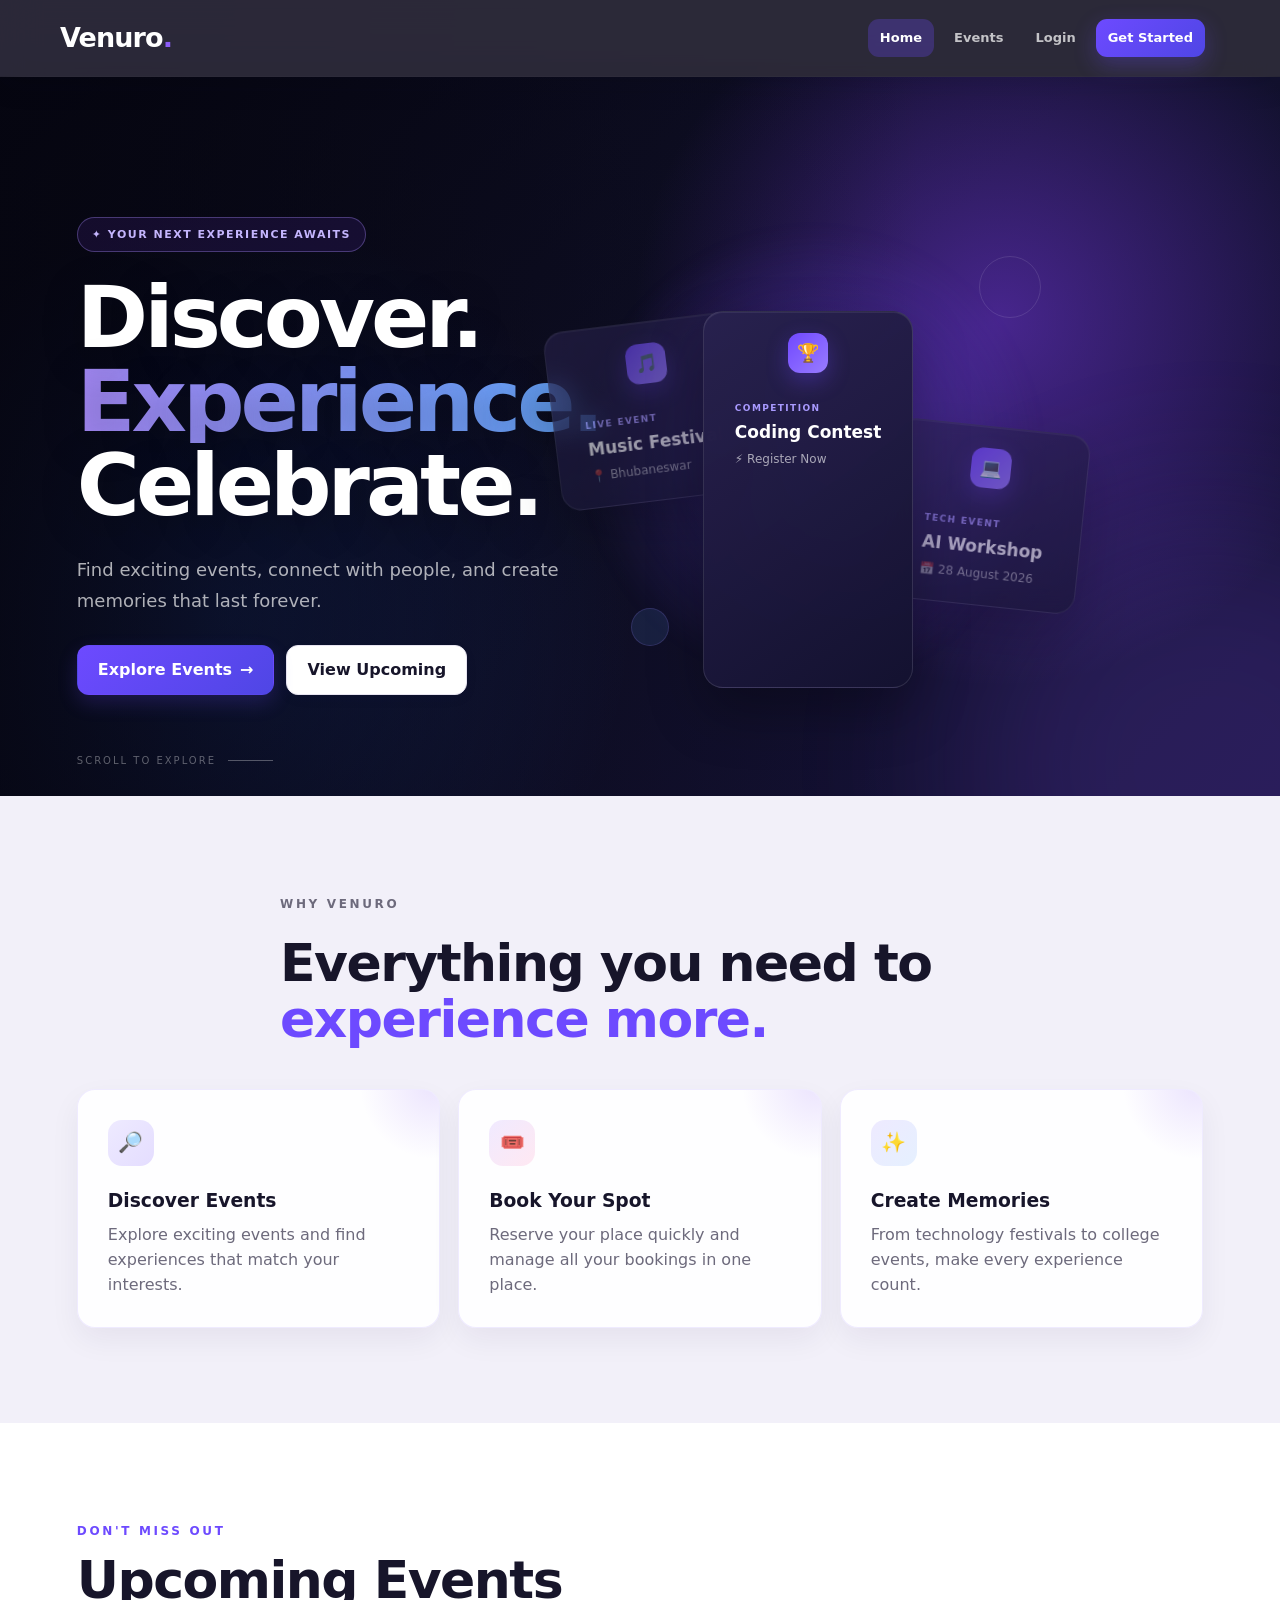
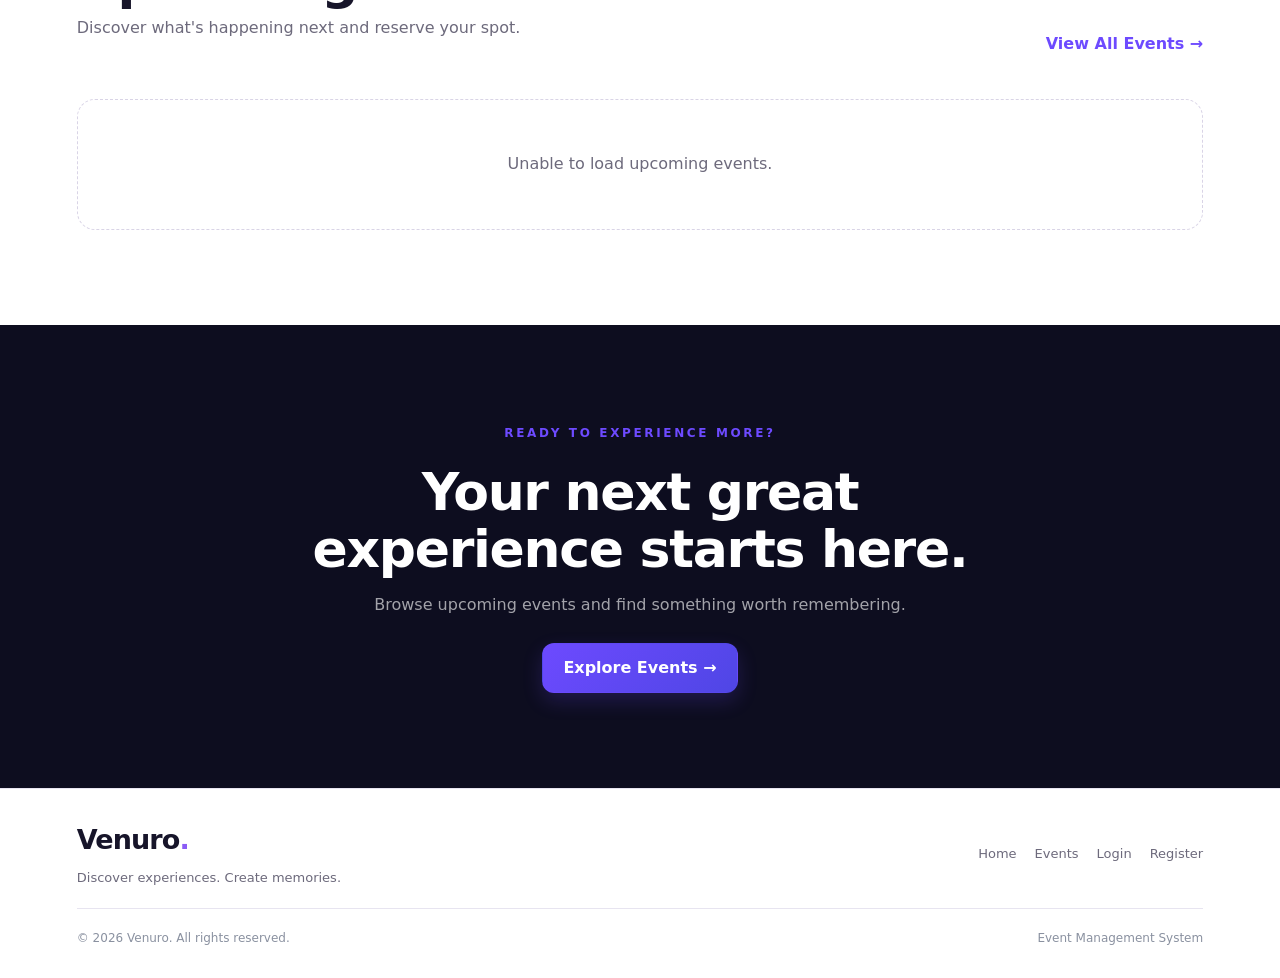
<file: index.html>
<!DOCTYPE html>
<html lang="en">

<head>
    <meta charset="UTF-8">
    <meta name="viewport" content="width=device-width, initial-scale=1.0">

    <title>Venuro | Discover Amazing Events</title>

    <link rel="stylesheet" href="css/style.css">
</head>

<body>

    <!-- ================================
         Navigation
    ================================= -->

    <header class="site-header">

        <nav class="navbar">

            <a href="index.html" class="logo">
                Venuro<span>.</span>
            </a>

            <div class="nav-links">

                <a href="index.html" class="active">
                    Home
                </a>

                <a href="events.html">
                    Events
                </a>

                <a href="login.html">
                    Login
                </a>

                <a href="register.html" class="nav-register">
                    Get Started
                </a>

            </div>

        </nav>

    </header>


<!-- ================================
Hero Section
================================= -->

<main>

<section class="hero-section">

    <div class="hero-overlay"></div>

    <!-- LEFT SIDE -->
    <div class="hero-content">

        <div class="hero-badge">
            ✦ YOUR NEXT EXPERIENCE AWAITS
        </div>

        <h1>
            Discover.
            <span>Experience.</span>
            Celebrate.
        </h1>

        <p>
            Find exciting events, connect with people,
            and create memories that last forever.
        </p>

        <div class="hero-buttons">

            <a href="events.html" class="hero-btn primary-btn">
                Explore Events
                <span>→</span>
            </a>

            <a href="#upcoming-events" class="hero-btn secondary-btn">
                View Upcoming
            </a>

        </div>

    </div>


    <!-- RIGHT SIDE -->
    <div class="hero-visual">

        <div class="visual-glow"></div>

        <div class="event-card card-one">
            <div class="event-icon">🎵</div>

            <div>
                <span class="event-type">LIVE EVENT</span>
                <h3>Music Festival</h3>
                <p>📍 Bhubaneswar</p>
            </div>
        </div>


        <div class="event-card card-two">
            <div class="event-icon">💻</div>

            <div>
                <span class="event-type">TECH EVENT</span>
                <h3>AI Workshop</h3>
                <p>📅 28 August 2026</p>
            </div>
        </div>


        <div class="event-card card-three">
            <div class="event-icon">🏆</div>

            <div>
                <span class="event-type">COMPETITION</span>
                <h3>Coding Contest</h3>
                <p>⚡ Register Now</p>
            </div>
        </div>


        <div class="floating-circle circle-one"></div>
        <div class="floating-circle circle-two"></div>

    </div>


    <div class="hero-scroll">
        <span>SCROLL TO EXPLORE</span>
        <span class="scroll-line"></span>
    </div>

</section>


        <!-- ================================
             Features
        ================================= -->

        <section class="features-section">

            <div class="section-heading">

                <p class="section-label">
                    WHY VENuRO
                </p>

                <h2>
                    Everything you need to
                    <span>experience more.</span>
                </h2>

            </div>


            <div class="features-grid">

                <div class="feature-card">

                    <div class="feature-icon">
                        🔎
                    </div>

                    <h3>Discover Events</h3>

                    <p>
                        Explore exciting events and find
                        experiences that match your interests.
                    </p>

                </div>


                <div class="feature-card">

                    <div class="feature-icon">
                        🎟️
                    </div>

                    <h3>Book Your Spot</h3>

                    <p>
                        Reserve your place quickly and
                        manage all your bookings in one place.
                    </p>

                </div>


                <div class="feature-card">

                    <div class="feature-icon">
                        ✨
                    </div>

                    <h3>Create Memories</h3>

                    <p>
                        From technology festivals to college
                        events, make every experience count.
                    </p>

                </div>

            </div>

        </section>


<!-- Upcoming Events -->
<section class="featured" id="upcoming-events">

    <div class="section-heading">

        <div>
            <span class="section-label">DON'T MISS OUT</span>

            <h2>Upcoming Events</h2>

            <p>
                Discover what's happening next and reserve your spot.
            </p>
        </div>

        <a href="events.html" class="view-all">
            View All Events →
        </a>

    </div>

    <div id="event-container">
        <p>Loading events...</p>
    </div>

</section>


        <!-- ================================
             CTA Section
        ================================= -->

        <section class="cta-section">

            <div class="cta-content">

                <p class="section-label">
                    READY TO EXPERIENCE MORE?
                </p>

                <h2>
                    Your next great experience
                    starts here.
                </h2>

                <p>
                    Browse upcoming events and find
                    something worth remembering.
                </p>

                <a href="events.html" class="hero-btn primary-btn">
                    Explore Events →
                </a>

            </div>

        </section>

    </main>


    <!-- ================================
         Footer
    ================================= -->

    <footer class="site-footer">

        <div class="footer-content">

            <div class="footer-brand">

                <a href="index.html" class="logo">
                    Venuro<span>.</span>
                </a>

                <p>
                    Discover experiences.
                    Create memories.
                </p>

            </div>


            <div class="footer-links">

                <a href="index.html">Home</a>

                <a href="events.html">Events</a>

                <a href="login.html">Login</a>

                <a href="register.html">Register</a>

            </div>

        </div>


        <div class="footer-bottom">

            <p>
                © 2026 Venuro. All rights reserved.
            </p>

            <p>
                Event Management System
            </p>

        </div>

    </footer>


    <script src="js/app.js"></script>
    <script src="js/nav.js"></script>
    <script src="js/home.js"></script>

</body>

</html>
</file>
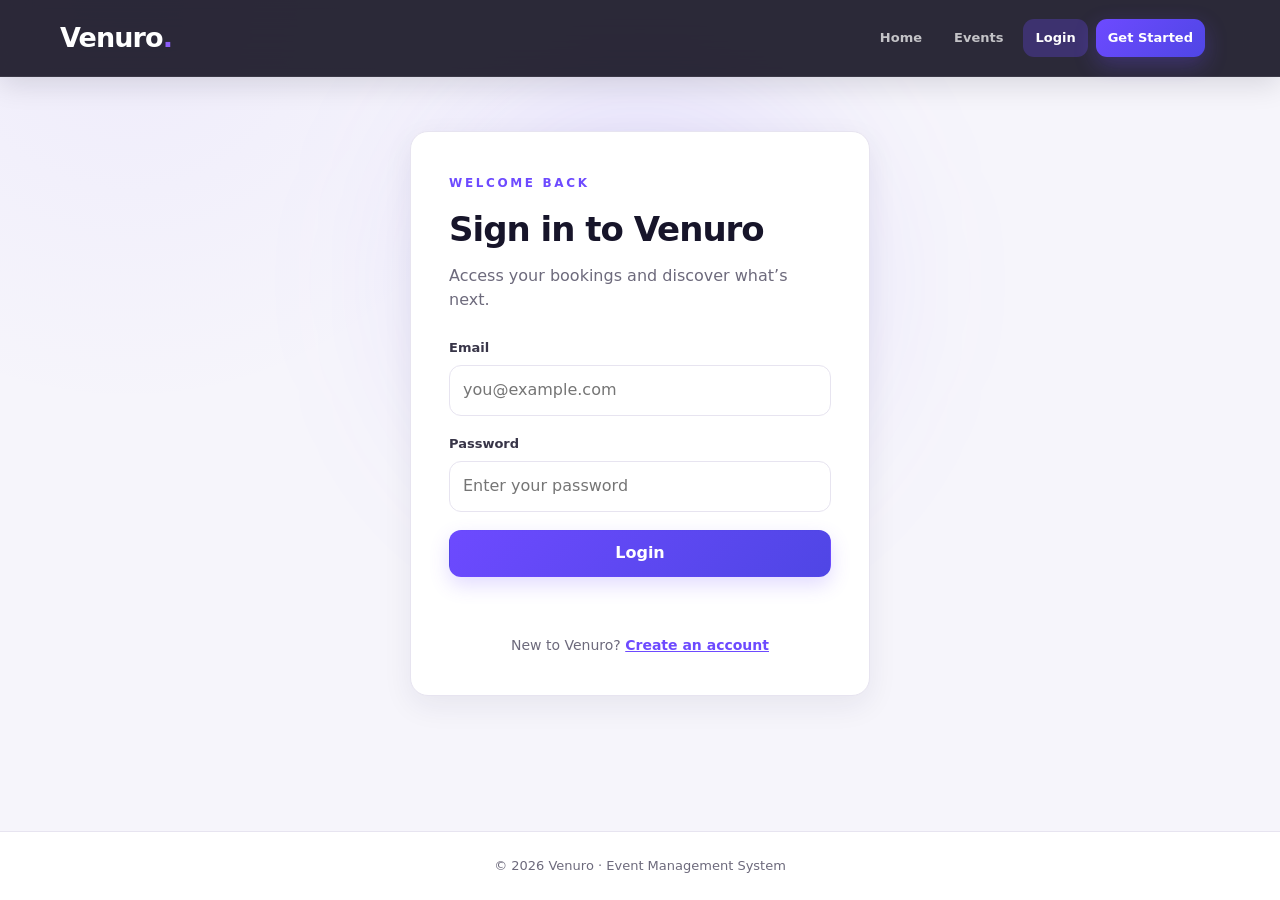
<file: admin-bookings.html>
<!DOCTYPE html>
<html lang="en">
<head>
    <meta charset="UTF-8">
    <meta name="viewport" content="width=device-width, initial-scale=1.0">
    <title>Manage Bookings | Venuro</title>
    <link rel="stylesheet" href="css/style.css">
</head>

<body>

<header class="site-header">
    <nav class="navbar">
        <a href="admin-dashboard.html" class="logo">
            Venuro<span>.</span>
        </a>

        <div class="nav-links"></div>
    </nav>
</header>

<main class="container">

    <div class="page-header">
        <div>
            <span class="section-label">ADMINISTRATION</span>
            <h1>Manage bookings</h1>
            <p class="page-subtitle">
                Review reservations and update their status.
            </p>
        </div>
    </div>

    <div id="bookings-container">
        <div class="loading-state">Loading bookings...</div>
    </div>

</main>

<footer>
    © 2026 Venuro · Administration
</footer>

<script src="js/app.js"></script>
<script src="js/nav.js"></script>
<script src="js/admin-bookings.js"></script>

</body>
</html>
</file>
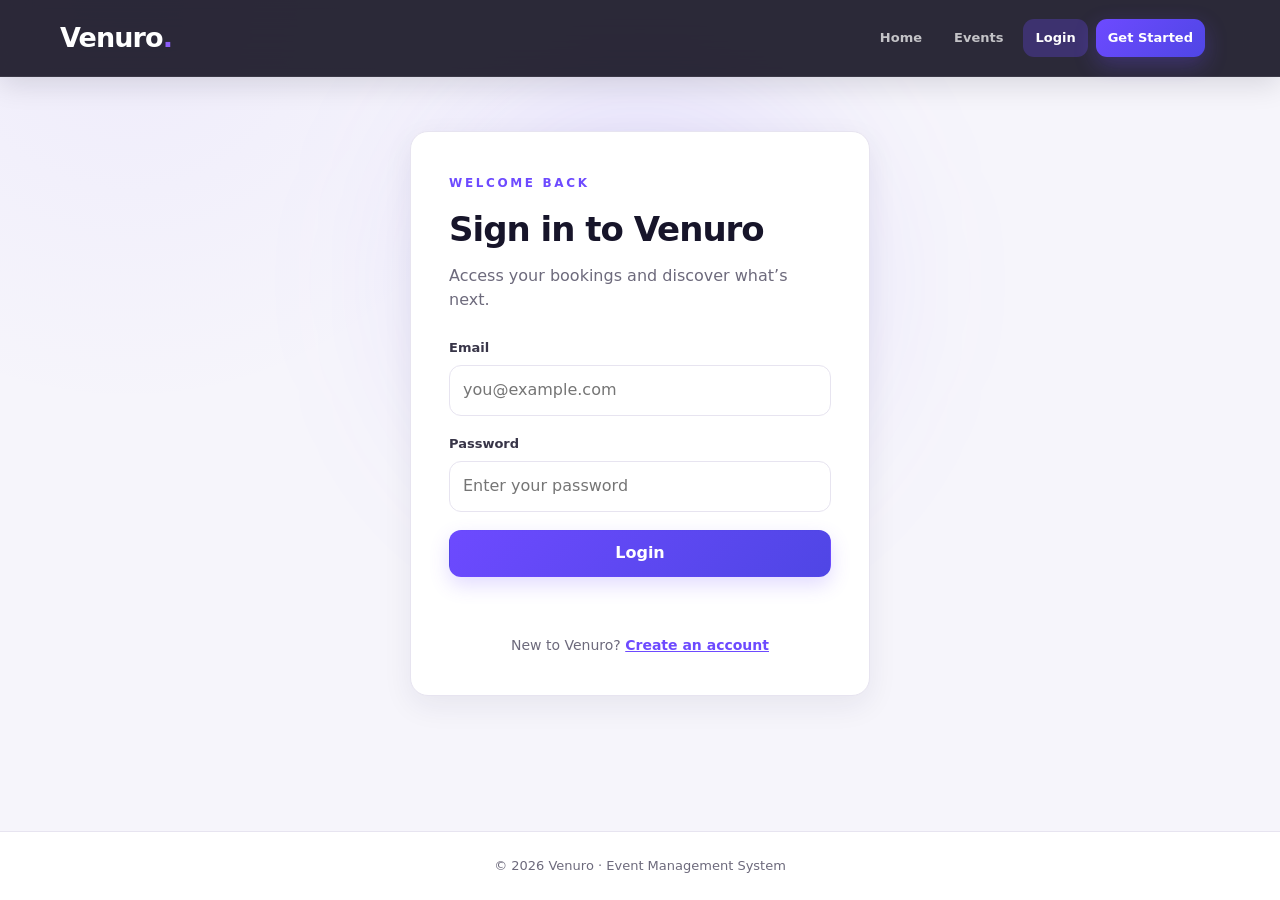
<file: admin-categories.html>
<!DOCTYPE html>
<html lang="en"><head>
<meta charset="UTF-8"><meta name="viewport" content="width=device-width, initial-scale=1.0">
<title>Manage Categories | Venuro</title><link rel="stylesheet" href="css/style.css">
</head><body>
<header class="site-header"><nav class="navbar"><a href="admin-dashboard.html" class="logo">Venuro<span>.</span></a><div class="nav-links"></div></nav></header>
<main class="container">

    <div class="category-page-header">
        <span class="section-label">ADMINISTRATION</span>
        <h1>Manage categories</h1>
        <p class="page-subtitle">Create and organize the categories used by events.</p>
    </div>
<section class="category-form-section"><h2>Add category</h2><form id="categoryForm"><div class="form-grid"><div class="field"><label for="categoryName">Category name</label><input type="text" id="categoryName" placeholder="e.g. Technology" required></div><div class="field"><label for="categoryDescription">Description</label><input type="text" id="categoryDescription" placeholder="Short description"></div></div><button type="submit">Add category</button></form></section>
<section class="existing-categories-section">
    <h2>Existing categories</h2>
    <div id="categories-container" class="categories-grid">
        <div class="loading-state">Loading categories...</div>
    </div>
</section>
</main><footer>© 2026 Venuro · Administration</footer>
<script src="js/app.js"></script><script src="js/nav.js"></script><script src="js/admin-categories.js"></script>
</body></html>
</file>
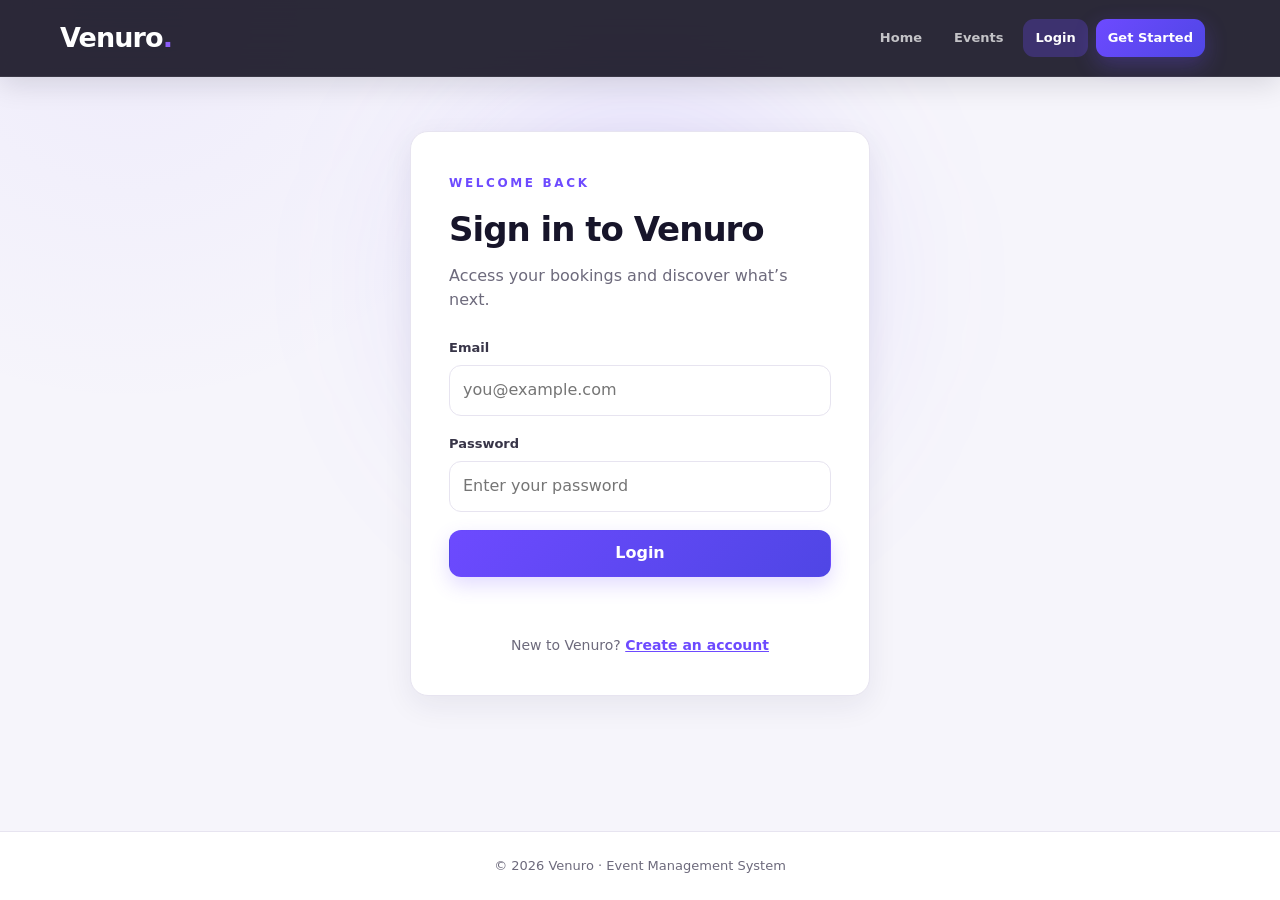
<file: admin-dashboard.html>
<!DOCTYPE html>
<html lang="en"><head>
<meta charset="UTF-8"><meta name="viewport" content="width=device-width, initial-scale=1.0">
<title>Admin Dashboard | Venuro</title><link rel="stylesheet" href="css/style.css">
</head><body>
<header class="site-header"><nav class="navbar"><a href="admin-dashboard.html" class="logo">Venuro<span>.</span></a><div class="nav-links"></div></nav></header>
<main class="admin-page">
<div class="admin-header"><div><span class="section-label">ADMINISTRATION</span><h1>Dashboard</h1><p>Monitor the platform and jump into management tools.</p></div></div>
<section class="admin-stats">
    <div class="stat-card">
        <h3>Total events</h3>
        <p id="total-events">—</p>
    </div>

    <div class="stat-card">
        <h3>Total bookings</h3>
        <p id="total-bookings">—</p>
    </div>

    <div class="stat-card">
        <h3>Pending bookings</h3>
        <p id="pending-bookings">—</p>
    </div>
</section>
<section class="admin-actions"><h2>Management</h2><div class="admin-grid">
<a href="admin-events.html" class="admin-card"><h3>📅 Manage events</h3><p>Create, edit and remove events.</p></a>
<a href="admin-bookings.html" class="admin-card"><h3>🎟️ Manage bookings</h3><p>Review, approve and reject reservations.</p></a>
<a href="admin-users.html" class="admin-card"><h3>👥 Manage users</h3><p>Review registered user accounts.</p></a>
<a href="admin-categories.html" class="admin-card"><h3>🏷️ Categories</h3><p>Keep the event taxonomy organized.</p></a>
</div></section>
</main><footer>© 2026 Venuro · Administration</footer>
<script src="js/app.js"></script><script src="js/nav.js"></script><script src="js/admin-dashboard.js"></script>
</body></html>
</file>
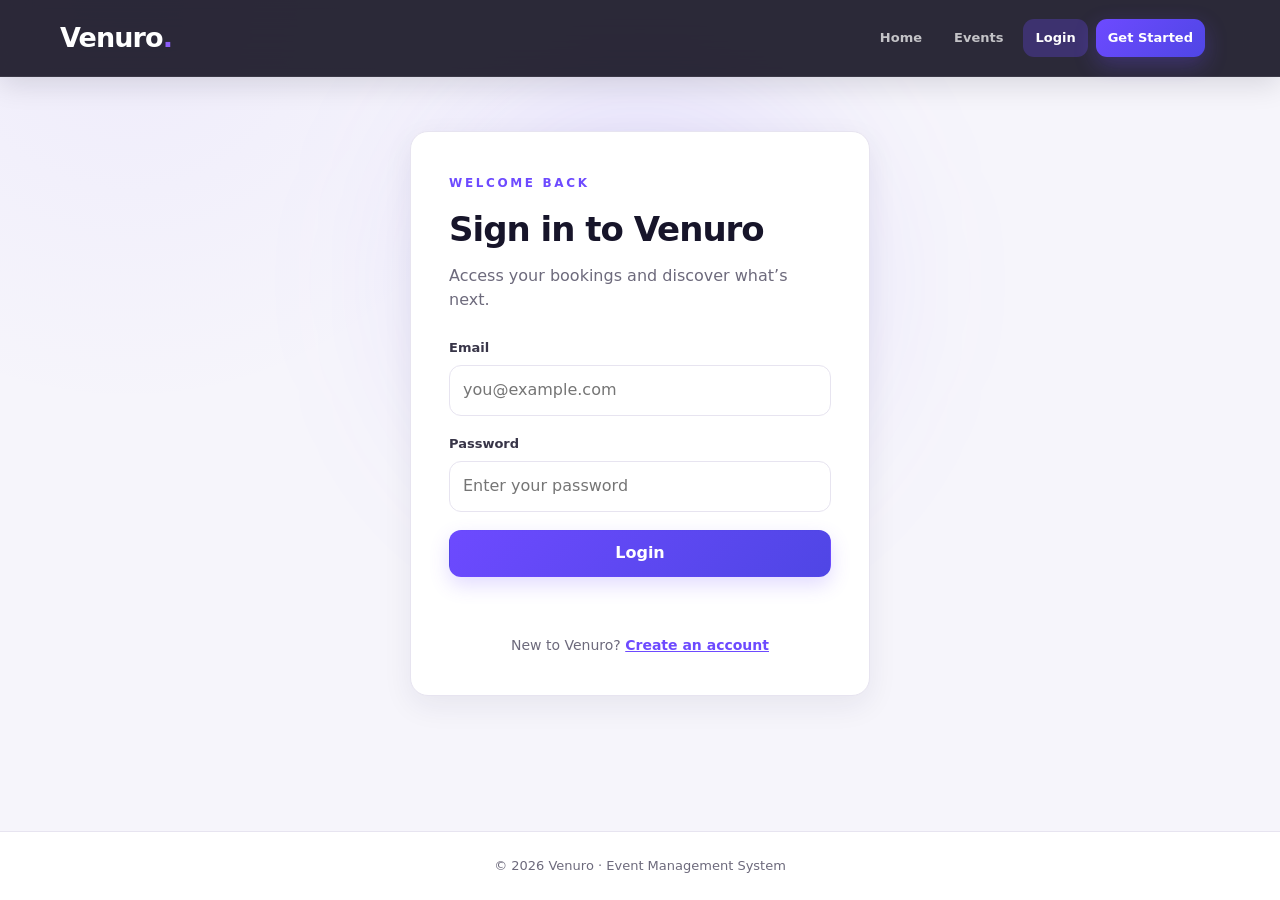
<file: admin-events.html>
<!DOCTYPE html>
<html lang="en"><head>
<meta charset="UTF-8"><meta name="viewport" content="width=device-width, initial-scale=1.0">
<title>Manage Events | Venuro</title><link rel="stylesheet" href="css/style.css">
</head><body>
<header class="site-header"><nav class="navbar"><a href="admin-dashboard.html" class="logo">Venuro<span>.</span></a><div class="nav-links"></div></nav></header>
<main class="container">
<div class="page-header"><div><span class="section-label">ADMINISTRATION</span><h1>Manage events</h1><p class="page-subtitle">Create and maintain the events visible to users.</p></div><button type="button" id="add-event-btn">+ Add event</button></div>
<section id="event-form-section" class="form-section" hidden>
<h2 id="form-title">Add event</h2>
<form id="event-form"><input type="hidden" id="event-id">
<div class="form-grid">
<div class="field"><label for="title">Event title</label><input type="text" id="title" placeholder="Enter event title" required></div>
<div class="field"><label for="date">Date</label><input type="date" id="date" required></div>
<div class="field"><label for="time">Time</label><input type="time" id="time"></div>
<div class="field"><label for="location">Location</label><input type="text" id="location" placeholder="Venue or location" required></div>
<div class="field"><label for="category">Category</label><select id="category"><option value="">Select category</option></select></div>
<div class="field"><label for="capacity">Capacity</label><input type="number" id="capacity" min="1" placeholder="e.g. 100" required></div>
<div class="field">
    <label for="price">Price (₹)</label>
    <input type="number" id="price" min="0" step="0.01" placeholder="e.g. 499" required>
</div>
<div class="field field-full"><label for="image">Image URL <span style="font-weight:500;color:#687083">(optional)</span></label><input type="url" id="image" placeholder="https://..."></div>
<div class="field field-full"><label for="description">Description</label><textarea id="description" placeholder="Describe the event" required></textarea></div>
</div>
<div class="form-buttons"><button type="submit">Save event</button><button type="button" id="cancel-event-btn">Cancel</button></div>
</form></section>
<section><div class="page-header"><div><h2>All events</h2><p class="page-subtitle">Existing events and their current details.</p></div></div><div id="events-container"><div class="loading-state">Loading events...</div></div></section>
</main><footer>© 2026 Venuro · Administration</footer>
<script src="js/app.js"></script><script src="js/nav.js"></script><script src="js/admin-events.js"></script>
</body></html>
</file>
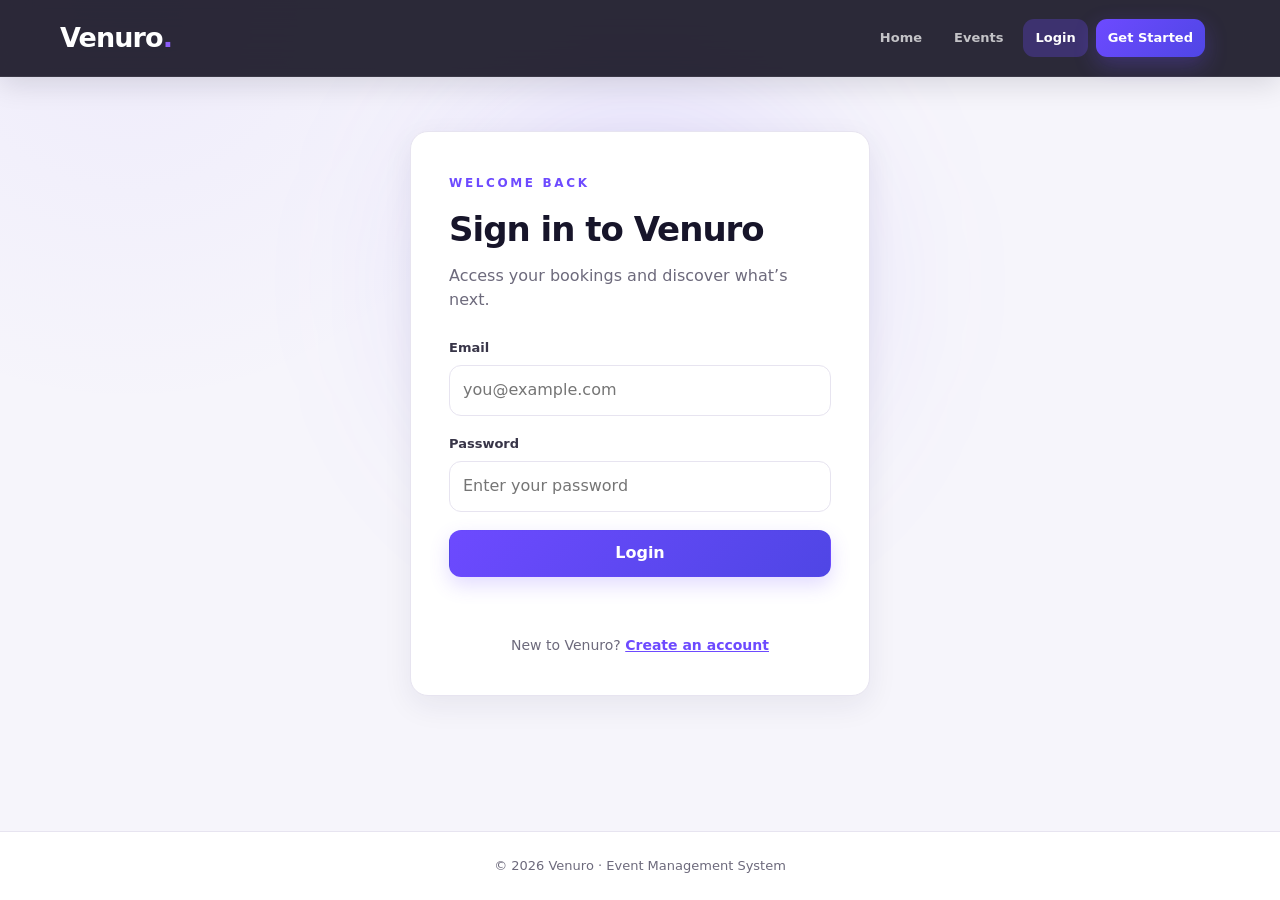
<file: admin-users.html>
<!DOCTYPE html>
<html lang="en"><head>
<meta charset="UTF-8"><meta name="viewport" content="width=device-width, initial-scale=1.0">
<title>Manage Users | Venuro</title><link rel="stylesheet" href="css/style.css">
</head><body class="admin-users-page"></body>
<header><nav class="navbar"><a href="admin-dashboard.html" class="logo">Venuro<span>.</span></a><div class="nav-links"></div></nav></header>
<main class="container"><span class="section-label">ADMINISTRATION</span><h1>Manage users</h1><p class="page-subtitle">Review registered accounts and their roles.</p>
<div id="users-container" class="users-grid"><div class="loading-state">Loading users...</div></div></main>
<footer>© 2026 Venuro · Administration</footer>
<script src="js/app.js"></script><script src="js/nav.js"></script><script src="js/admin-users.js"></script>
</body></html>
</file>
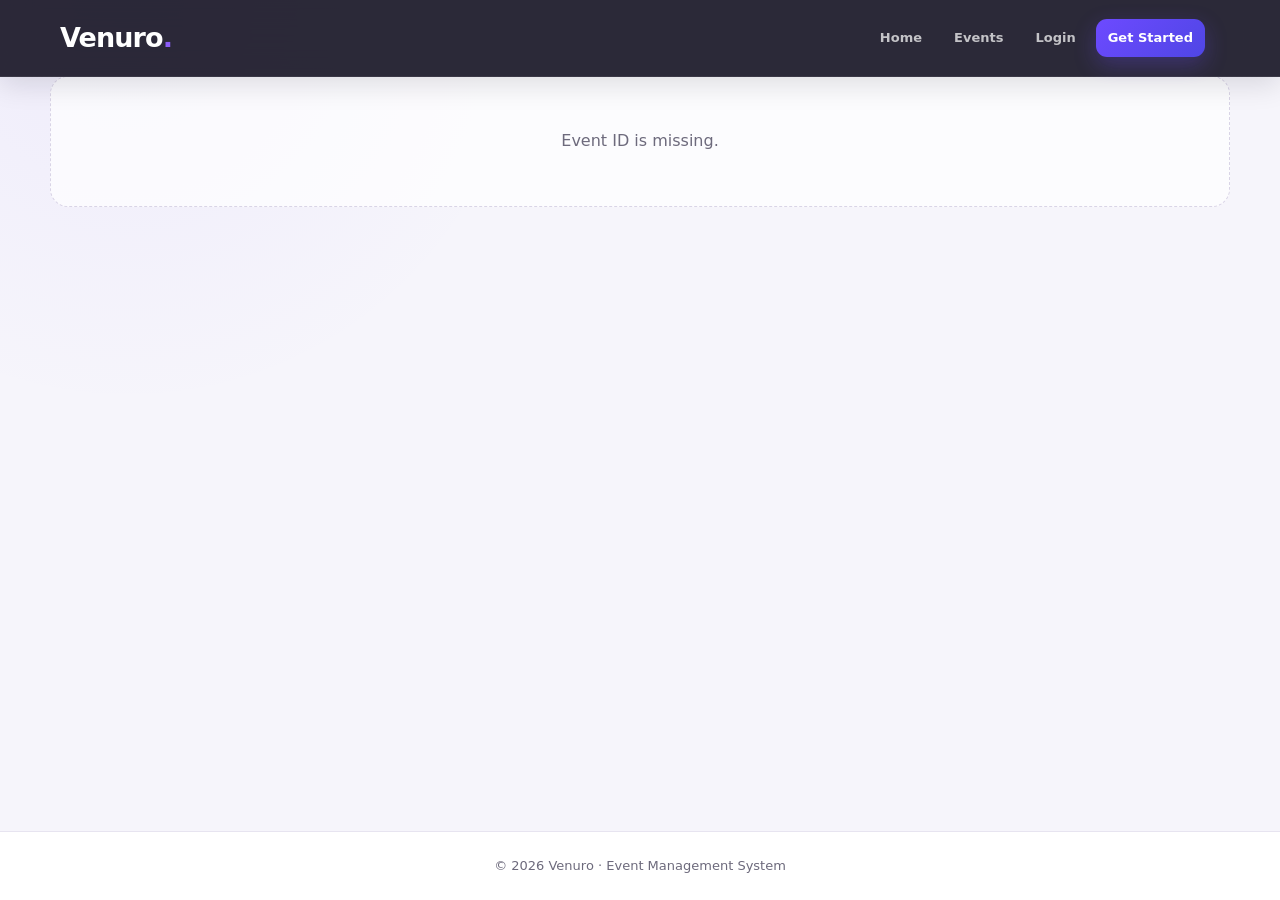
<file: event-details.html>
<!DOCTYPE html>
<html lang="en"><head>
<meta charset="UTF-8"><meta name="viewport" content="width=device-width, initial-scale=1.0">
<title>Event Details | Venuro</title><link rel="stylesheet" href="css/style.css">
</head><body>
<header class="site-header"><nav class="navbar"><a href="index.html" class="logo">Venuro<span>.</span></a><div class="nav-links"></div></nav></header>
<main class="event-details-page"><div id="event-details"><div class="loading-state">Loading event...</div></div></main>
<footer>© 2026 Venuro · Event Management System</footer>
<script src="js/app.js"></script><script src="js/nav.js"></script><script src="js/event-details.js"></script>
</body></html>
</file>
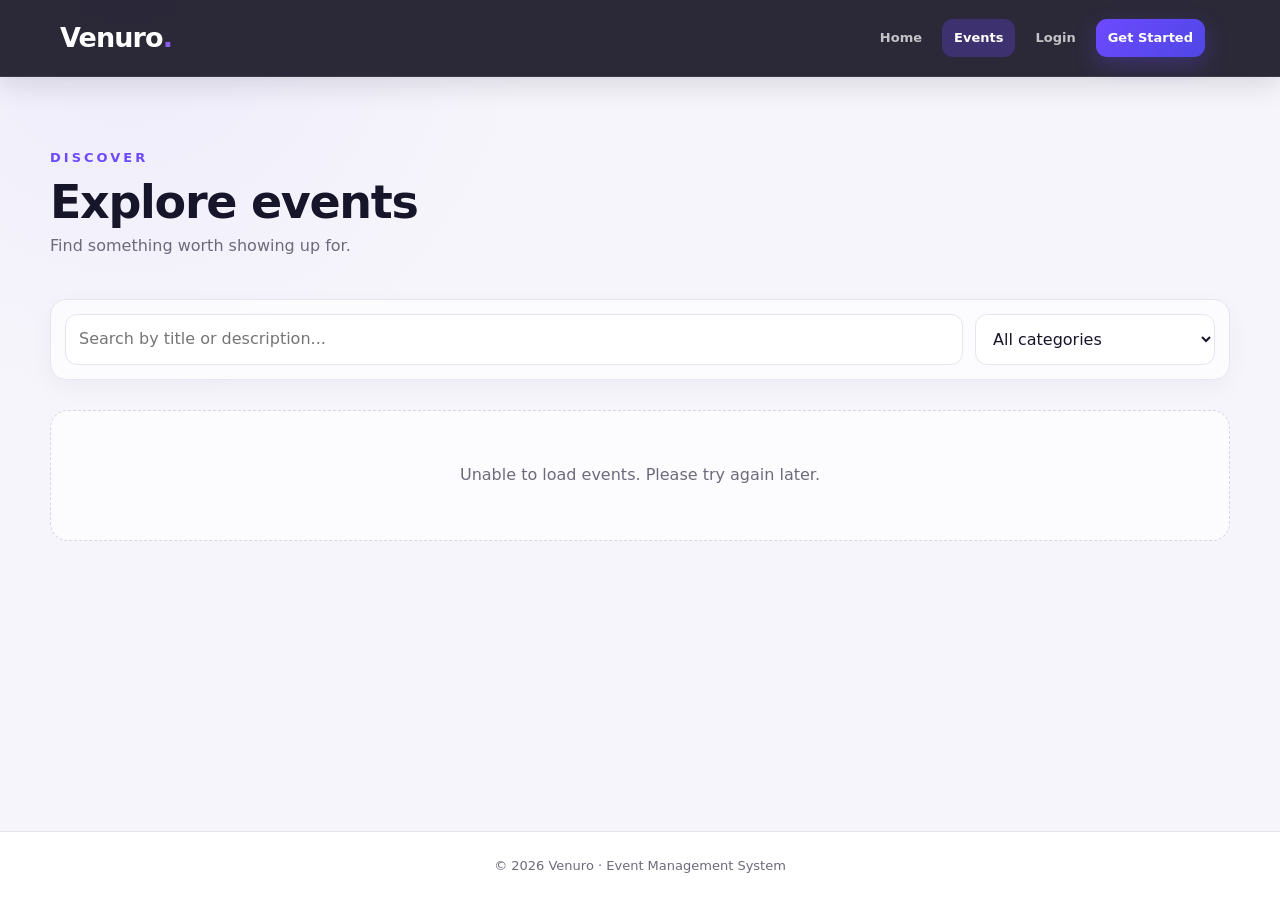
<file: events.html>
<!DOCTYPE html>
<html lang="en">
<head>
    <meta charset="UTF-8"><meta name="viewport" content="width=device-width, initial-scale=1.0">
    <title>Events | Venuro</title><link rel="stylesheet" href="css/style.css">
</head>
<body>
<header class="site-header"><nav class="navbar">
    <a href="index.html" class="logo">Venuro<span>.</span></a>
    <div class="nav-links"></div>
</nav></header>
<main class="events-page">
    <div class="page-header"><div><span class="section-label">DISCOVER</span><h1>Explore events</h1><p class="page-subtitle">Find something worth showing up for.</p></div></div>
    <div class="event-filters">
        <input type="search" id="searchInput" placeholder="Search by title or description..." aria-label="Search events">
        <select id="categoryFilter" aria-label="Filter by category"><option value="">All categories</option></select>
    </div>
    <div id="events-container"><div class="loading-state">Loading events...</div></div>
</main>
<footer>© 2026 Venuro · Event Management System</footer>
<script src="js/app.js"></script><script src="js/nav.js"></script><script src="js/events.js"></script>
</body></html>
</file>
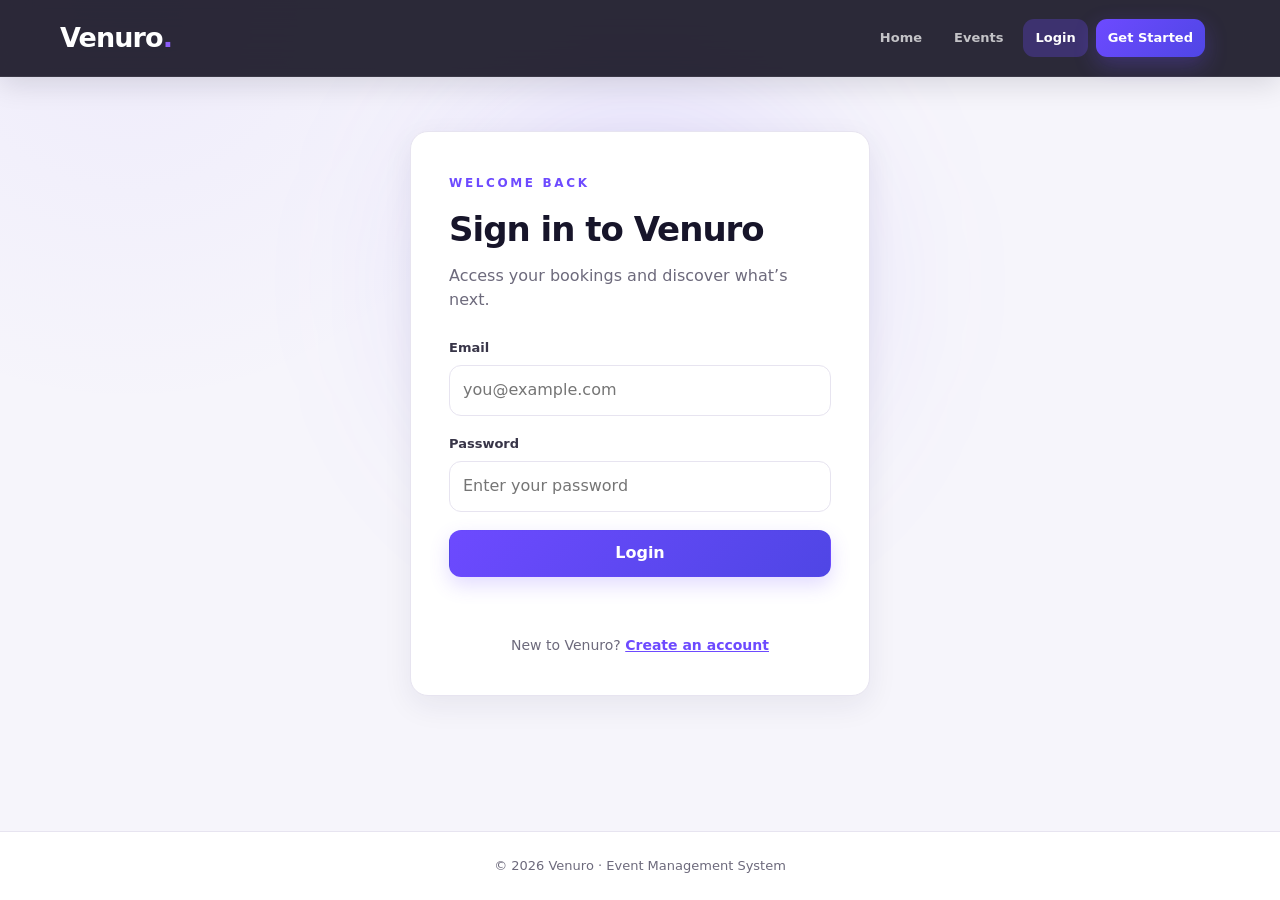
<file: login.html>
<!DOCTYPE html>
<html lang="en"><head>
<meta charset="UTF-8"><meta name="viewport" content="width=device-width, initial-scale=1.0">
<title>Login | Venuro</title><link rel="stylesheet" href="css/style.css">
</head><body>
<header class="site-header"><nav class="navbar"><a href="index.html" class="logo">Venuro<span>.</span></a><div class="nav-links"></div></nav></header>
<main class="auth-page"><section class="auth-card" aria-labelledby="login-title">
<span class="section-label">WELCOME BACK</span><h1 id="login-title">Sign in to Venuro</h1><p>Access your bookings and discover what’s next.</p>
<form id="login-form"><div class="field"><label for="email">Email</label><input type="email" id="email" autocomplete="email" placeholder="you@example.com" required></div>
<div class="field"><label for="password">Password</label><input type="password" id="password" autocomplete="current-password" placeholder="Enter your password" required></div>
<button type="submit" class="btn">Login</button></form>
<p id="login-message" aria-live="polite"></p><p class="auth-link">New to Venuro? <a href="register.html">Create an account</a></p>
</section></main>
<footer>© 2026 Venuro · Event Management System</footer>
<script src="js/app.js"></script><script src="js/nav.js"></script><script src="js/login.js"></script>
</body></html>
</file>
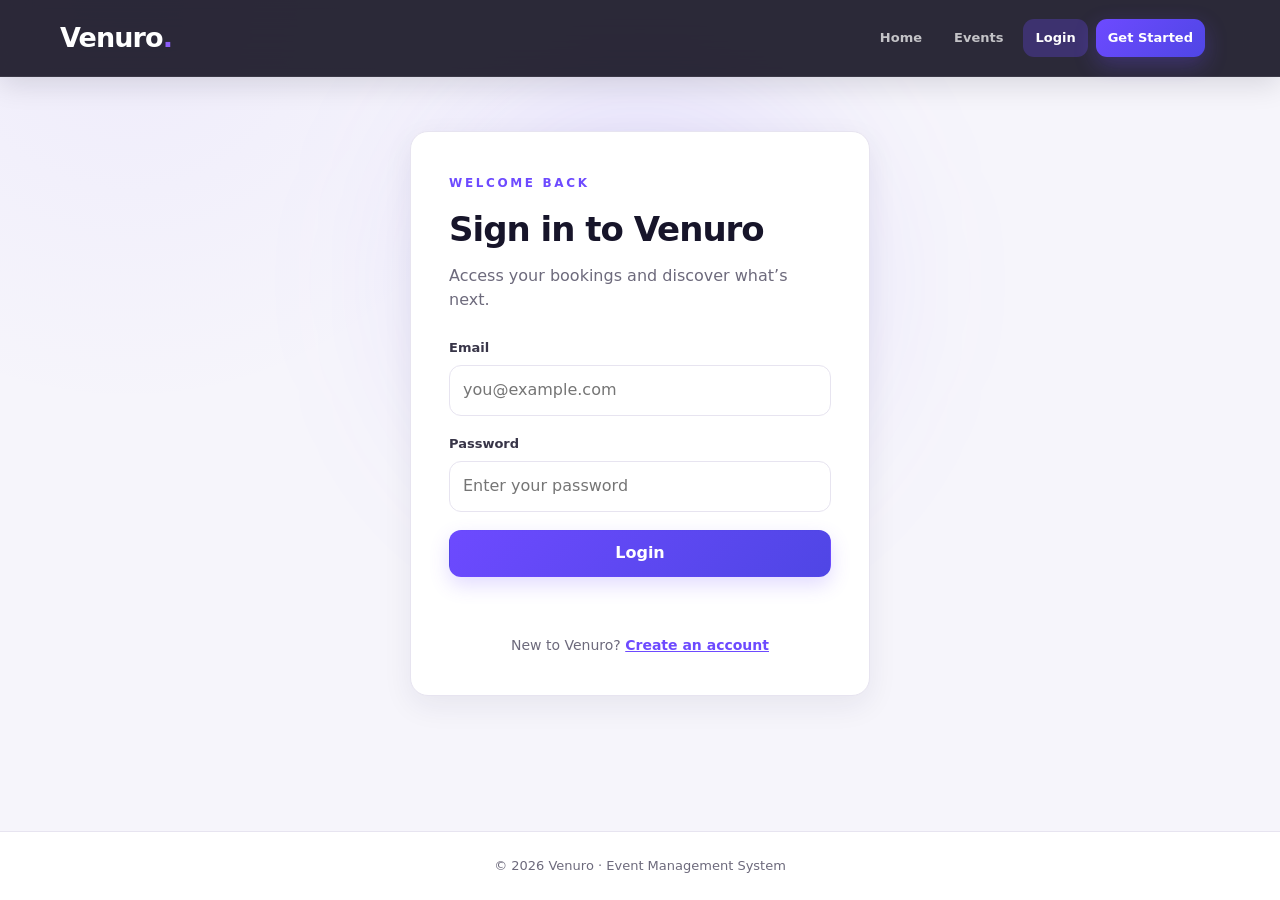
<file: my-bookings.html>
<!DOCTYPE html>
<html lang="en"><head>
<meta charset="UTF-8"><meta name="viewport" content="width=device-width, initial-scale=1.0">
<title>My Bookings | Venuro</title><link rel="stylesheet" href="css/style.css">
</head><body>
<header class="site-header"><nav class="navbar"><a href="index.html" class="logo">Venuro<span>.</span></a><div class="nav-links"></div></nav></header>
<main class="bookings-page"><span class="section-label">YOUR ACTIVITY</span><h1>My bookings</h1><p class="page-subtitle">Track reservations and manage your upcoming experiences.</p>
<div id="bookings-container"><div class="loading-state">Loading bookings...</div></div></main>
<footer>© 2026 Venuro · Event Management System</footer>
<script src="js/app.js"></script><script src="js/nav.js"></script><script src="js/my-bookings.js"></script>
</body></html>
</file>
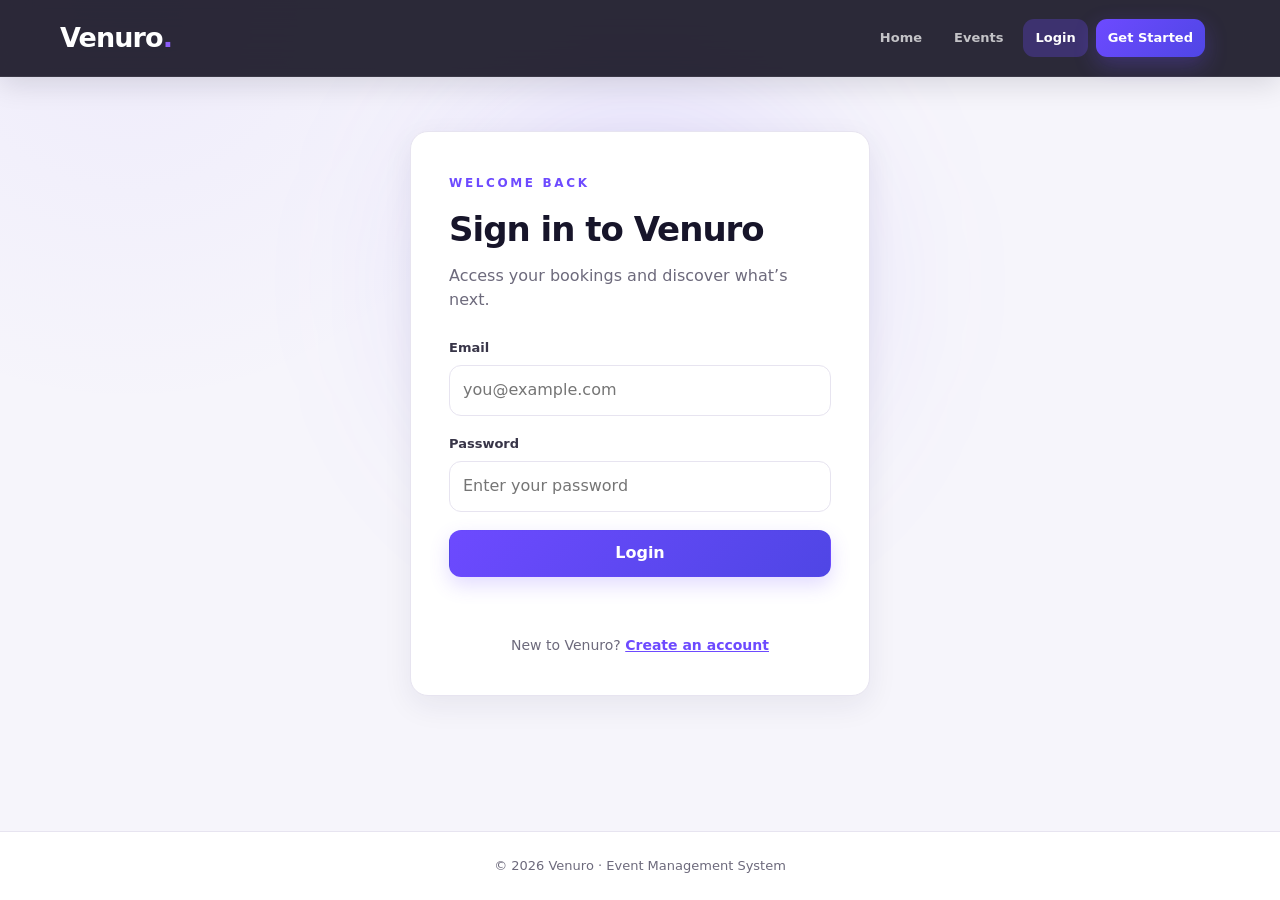
<file: profile.html>
<!DOCTYPE html>
<html lang="en"><head>
<meta charset="UTF-8"><meta name="viewport" content="width=device-width, initial-scale=1.0">
<title>My Profile | Venuro</title><link rel="stylesheet" href="css/style.css">
</head><body>
<header class="site-header"><nav class="navbar"><a href="index.html" class="logo">Venuro<span>.</span></a><div class="nav-links"></div></nav></header>
<main class="container"><span class="section-label">ACCOUNT</span><h1>My profile</h1><p class="page-subtitle">Your Venuro account information.</p>
<div id="profile-container"><div class="loading-state">Loading profile...</div></div></main>
<footer>© 2026 Venuro · Event Management System</footer>
<script src="js/app.js"></script><script src="js/nav.js"></script><script src="js/profile.js"></script>
</body></html>
</file>
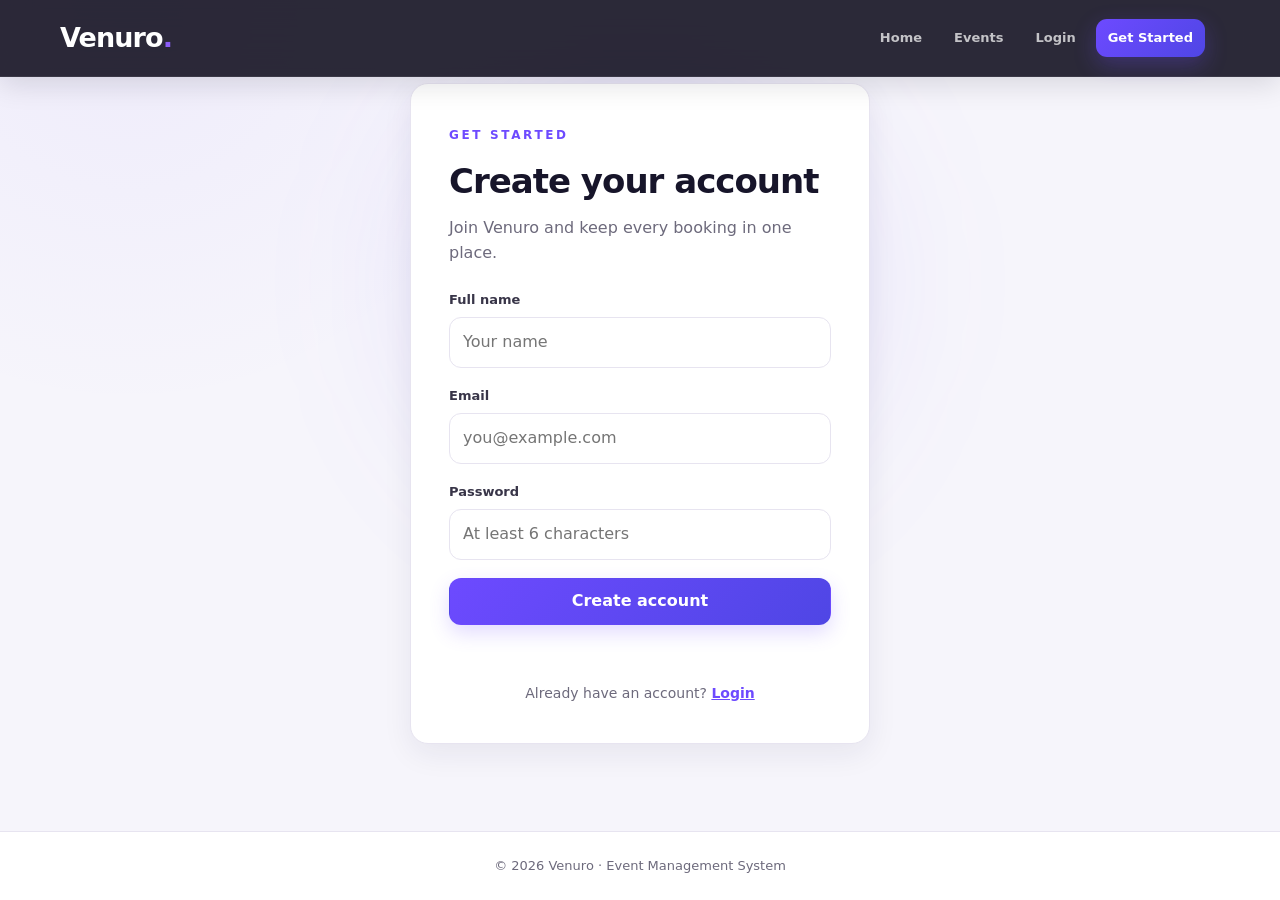
<file: register.html>
<!DOCTYPE html>
<html lang="en"><head>
<meta charset="UTF-8"><meta name="viewport" content="width=device-width, initial-scale=1.0">
<title>Create Account | Venuro</title><link rel="stylesheet" href="css/style.css">
</head><body>
<header class="site-header"><nav class="navbar"><a href="index.html" class="logo">Venuro<span>.</span></a><div class="nav-links"></div></nav></header>
<main class="auth-page"><section class="auth-card" aria-labelledby="register-title">
<span class="section-label">GET STARTED</span><h1 id="register-title">Create your account</h1><p>Join Venuro and keep every booking in one place.</p>
<form id="register-form"><div class="field"><label for="name">Full name</label><input type="text" id="name" autocomplete="name" placeholder="Your name" required></div>
<div class="field"><label for="email">Email</label><input type="email" id="email" autocomplete="email" placeholder="you@example.com" required></div>
<div class="field"><label for="password">Password</label><input type="password" id="password" autocomplete="new-password" minlength="6" placeholder="At least 6 characters" required></div>
<button type="submit" class="btn">Create account</button></form>
<p id="register-message" aria-live="polite"></p><p class="auth-link">Already have an account? <a href="login.html">Login</a></p>
</section></main>
<footer>© 2026 Venuro · Event Management System</footer>
<script src="js/app.js"></script><script src="js/nav.js"></script><script src="js/register.js"></script>
</body></html>
</file>
<file: css/style.css>
:root {
    --primary: #6d4aff;
    --primary-2: #8b5cf6;
    --primary-dark: #4c32c8;
    --primary-soft: #eeeaff;
    --ink: #17152a;
    --muted: #6d6a7c;
    --background: #f6f5fb;
    --surface: #ffffff;
    --surface-soft: #fbfaff;
    --surface-muted: #f0eff7;
    --border: #e7e4f0;
    --success: #15803d;
    --success-bg: #dcfce7;
    --danger: #dc2626;
    --danger-bg: #fee2e2;
    --warning: #a16207;
    --warning-bg: #fef3c7;
    --radius: 18px;
    --shadow: 0 10px 30px rgba(30, 24, 70, .07);
    --shadow-hover: 0 18px 45px rgba(30, 24, 70, .13);
    --max-width: 1180px;
}

* { box-sizing: border-box; }
html { scroll-behavior: smooth; }
body {
    margin: 0;
    min-height: 100vh;
    display: flex;
    flex-direction: column;
    color: var(--ink);
    background:
        radial-gradient(circle at 10% 0%, rgba(109,74,255,.055), transparent 28%),
        var(--background);
    font-family: Inter, ui-sans-serif, system-ui, -apple-system, BlinkMacSystemFont, "Segoe UI", sans-serif;
    line-height: 1.55;
    -webkit-font-smoothing: antialiased;
}
main { flex: 1; }
a { color: inherit; }
button, input, textarea, select { font: inherit; }
button { cursor: pointer; }
button:disabled { cursor: default; opacity: .65; }

/* Navigation */
.navbar {
    width: min(100%, var(--max-width));
    min-height: 76px;
    margin: 0 auto;
    padding: 14px 10px;

    display: flex;
    align-items: center;
    justify-content: space-between;
}
.site-header {
    position: fixed;
    inset: 0 0 auto;
    z-index: 1000;
    background: rgba(15, 13, 29, .88);
    backdrop-filter: blur(18px);
    border-bottom: 1px solid rgba(255,255,255,.08);
    box-shadow: 0 8px 28px rgba(10,8,25,.12);
}
.logo {
    display: inline-flex;
    align-items: center;
    text-decoration: none;
    font-size: 27px;
    font-weight: 850;
    letter-spacing: -.9px;
}
.site-header .logo { color: #fff; }
.logo span { color: var(--primary-2); }
.nav-links {
    display: flex;
    align-items: center;
    gap: 8px;
    margin-right: 15px;
}
.nav-links a {
    padding: 9px 12px;
    border-radius: 11px;
    text-decoration: none;
    color: rgba(255,255,255,.72);
    font-size: 13px;
    font-weight: 700;
    transition: color .2s ease, background .2s ease, transform .2s ease;
}
.nav-links a:hover { color: #fff; background: rgba(255,255,255,.08); transform: translateY(-1px); }
.nav-links a.active { color: #fff; background: rgba(109,74,255,.28); }
.nav-register {
    color: #fff !important;
    background: linear-gradient(135deg, var(--primary), #4f46e5) !important;
    box-shadow: 0 8px 22px rgba(109,74,255,.28);
}
.nav-logout { color: #fca5a5 !important; }

/* Buttons */
.btn, .primary-btn, .secondary-btn, .approve-btn, .reject-btn, .cancel-btn, .delete-btn,
.category-form-section button, .edit-category-btn, .delete-category-btn, .page-header button,
.form-buttons button {
    display: inline-flex;
    align-items: center;
    justify-content: center;
    gap: 8px;
    min-height: 42px;
    padding: 10px 17px;
    border: 1px solid transparent;
    border-radius: 12px;
    text-decoration: none;
    font-weight: 750;
    transition: transform .2s ease, box-shadow .2s ease, background .2s ease, border-color .2s ease;
}
.btn, .primary-btn, .page-header button, .form-buttons button[type="submit"], .category-form-section button {
    color: #fff;
    background: linear-gradient(135deg, var(--primary), #4f46e5);
    box-shadow: 0 8px 20px rgba(109,74,255,.2);
}
.btn:hover, .primary-btn:hover, .page-header button:hover, .form-buttons button[type="submit"]:hover, .category-form-section button:hover {
    transform: translateY(-2px);
    box-shadow: 0 13px 28px rgba(109,74,255,.26);
}
.secondary-btn {
    color: var(--ink);
    background: var(--surface);
    border-color: var(--border);
    box-shadow: 0 4px 14px rgba(30,24,70,.04);
}
.secondary-btn:hover { transform: translateY(-2px); background: var(--surface-soft); border-color: #d8d2ef; }
.cancel-btn, .delete-btn, .delete-category-btn, .reject-btn { color: #fff; background: #353446; }
.cancel-btn:hover, .delete-btn:hover, .delete-category-btn:hover { background: #1f1e2b; transform: translateY(-1px); }
.approve-btn { color: #fff; background: var(--success); }
.reject-btn { background: var(--danger); }
.approve-btn:hover, .reject-btn:hover { transform: translateY(-1px); opacity: .9; }

/* Forms */
input, textarea, select {
    width: 100%;
    border: 1px solid var(--border);
    border-radius: 12px;
    background: #fff;
    color: var(--ink);
    padding: 12px 13px;
    outline: none;
    transition: border-color .2s ease, box-shadow .2s ease, background .2s ease;
}
input:hover, textarea:hover, select:hover { border-color: #d6d0e8; }
input:focus, textarea:focus, select:focus {
    border-color: #8b72ff;
    box-shadow: 0 0 0 4px rgba(109,74,255,.1);
}
textarea { resize: vertical; min-height: 120px; }
label { display: block; margin: 0 0 7px; font-size: 13px; font-weight: 750; color: #383548; }
.form-group, .field { margin-bottom: 18px; }

/* Shared page composition */
.site-header + main { padding-top: 76px; }
.container, .events-page, .bookings-page, .admin-page, .event-details-page {
    width: min(100% - 40px, var(--max-width));
    margin: 0 auto;
    padding: 80px 0 72px;
}
.page-header, .admin-header {
    display: flex;
    align-items: flex-end;
    justify-content: space-between;
    gap: 24px;
    margin-bottom: 28px;
    padding-top: 45px;
}
h1, h2, h3, p { margin-top: 0; }
.page-header h1, .admin-header h1, .events-page > h1, .bookings-page > h1, .container > h1 {
    margin-bottom: 8px;
    font-size: clamp(32px, 4vw, 46px);
    line-height: 1.05;
    letter-spacing: -1.3px;
}
.page-description, .page-subtitle, .admin-header p { color: var(--muted); margin-bottom: 12px; }
.section-label {
    display: inline-block;
    color: var(--primary);
    font-size: 12px;
    font-weight: 850;
    letter-spacing: 3px;
    text-transform: uppercase;
}
.page-header .section-label, .admin-header .section-label { margin-bottom: 8px; }

/* Cards / grids */
#events-container, #event-container, #bookings-container, .users-grid, .categories-grid, .admin-grid {
    display: grid;
    grid-template-columns: repeat(auto-fit, minmax(260px, 1fr));
    gap: 20px;
}
.event-card, .booking-card, .user-card, .category-card, .stat-card, .admin-card, .profile-card, .event-detail-card, .auth-card, .form-section, .category-form-section {
    background: var(--surface);
    border: 1px solid var(--border);
    border-radius: var(--radius);
    box-shadow: var(--shadow);
}
.event-card, .booking-card, .user-card, .category-card, .admin-card {
    transition: transform .2s ease, box-shadow .2s ease, border-color .2s ease;
}
.event-card:hover, .booking-card:hover, .user-card:hover, .category-card:hover, .admin-card:hover {
    transform: translateY(-3px);
    box-shadow: var(--shadow-hover);
    border-color: #ddd7ef;
}
.event-card {
    position: relative;
    min-width: 0;
    min-height: 100%;
    padding: 24px;
    display: flex;
    flex-direction: column;
    overflow: hidden;
}
.event-card::before {
    content: "";
    position: absolute;
    inset: 0 0 auto;
    height: 3px;
    background: linear-gradient(90deg, var(--primary), #60a5fa);
}
.event-visual {
    height: 132px;
    margin: -24px -24px 20px;
    overflow: hidden;
    background: linear-gradient(135deg, #29204d, #6d4aff 55%, #5c8df6);
    position: relative;
}

.event-visual {
    transition: transform .4s ease;
}

.event-card:hover .event-visual {
    transform: scale(1.02);
}

.event-visual.has-image {
    background-size: cover;
    background-position: center;
    transition: transform .5s ease;
}

.event-card:hover .event-visual.has-image {
    transform: scale(1.04);
}
.event-visual::after {
    content: "";
    position: absolute;
    inset: 0;
    background: linear-gradient(180deg, transparent 35%, rgba(15,13,30,.45));
}
.event-visual.has-image { background-size: cover; background-position: center; }
.event-visual-mark {
    position: absolute;
    left: 18px;
    bottom: 14px;
    z-index: 1;
    width: 42px;
    height: 42px;
    display: grid;
    place-items: center;
    border: 1px solid rgba(255,255,255,.22);
    border-radius: 13px;
    color: #fff;
    background: rgba(255,255,255,.12);
    backdrop-filter: blur(8px);
    font-size: 18px;
}
.event-card .event-meta { margin-top: 0; }
.event-card h3, .booking-card h3, .user-card h3, .category-card h3 {
    margin-bottom: 12px;
    font-size: 19px;
    line-height: 1.25;
}
.event-card p, .booking-card p, .user-card p, .category-card p {
    color: #5f5b6d;
    margin-bottom: 10px;
    overflow-wrap: anywhere;
}
.event-card .event-summary { margin-bottom: 18px; }
.event-card .event-action {
    margin-top: auto;
    padding-top: 8px;
}
.event-card .event-action a {
    display: inline-flex;
    width: 100%;
    align-items: center;
    justify-content: center;
    min-height: 42px;
    padding: 9px 14px;
    border-radius: 11px;
    color: var(--primary-dark);
    background: var(--primary-soft);
    text-decoration: none;
    font-weight: 800;
    transition: background .2s ease, transform .2s ease;
}
.event-card .event-action a:hover { background: #e3ddff; transform: translateY(-1px); }
.event-meta { display: flex; flex-wrap: wrap; gap: 7px; margin: 14px 0; }
.meta-pill, .role-badge, .status {
    display: inline-flex;
    align-items: center;
    width: fit-content;
    padding: 5px 9px;
    border-radius: 999px;
    font-size: 11px;
    font-weight: 800;
    background: var(--surface-muted);
    color: #4b465c;
}
.event-description { color: #5f5b6d; line-height: 1.75; }

/* Events discovery */
.events-page {
    padding-top: 90px;
}
.event-filters {
    display: grid;
    grid-template-columns: minmax(0, 1fr) 240px;
    gap: 12px;
    margin: 28px 0 30px;
    padding: 14px;
    background: rgba(255,255,255,.7);
    border: 1px solid var(--border);
    border-radius: 16px;
    box-shadow: 0 8px 24px rgba(30,24,70,.04);
}
.event-filters input, .event-filters select { background: #fff; }

/* Event details */
.event-details-page { padding-top: 54px; }
.event-detail-card {
    max-width: 900px;
    margin: 0 auto;
    padding: clamp(26px, 5vw, 50px);
    overflow: hidden;
}
.event-detail-visual {
    height: 250px;
    margin: calc(clamp(26px, 5vw, 50px) * -1) calc(clamp(26px, 5vw, 50px) * -1) 32px;
    background: linear-gradient(135deg, #29204d, #6d4aff 55%, #5c8df6);
    background-size: cover;
    background-position: center;
}
.event-detail-card h2 {
    font-size: clamp(34px, 5vw, 54px);
    line-height: 1.02;
    letter-spacing: -1.8px;
    margin-bottom: 18px;
}
.event-detail-card .event-description { font-size: 17px; margin-bottom: 28px; }
.event-info { display: grid; grid-template-columns: repeat(2, 1fr); gap: 12px; margin: 26px 0 30px; }
.event-info p { margin: 0; padding: 16px; background: var(--surface-muted); border-radius: 13px; }
.booking-feedback { margin-top: 14px; color: var(--muted); font-size: 13px; }

/* Authentication */
.auth-page {
    min-height: calc(100vh - 150px);
    display: grid;
    place-items: center;
    padding: 60px 20px 80px;
    position: relative;
}
.auth-page::before {
    content: "";
    position: absolute;
    width: 430px;
    height: 430px;
    border-radius: 50%;
    background: rgba(109,74,255,.12);
    filter: blur(80px);
    top: 8%;
    left: 50%;
    transform: translateX(-50%);
    pointer-events: none;
}
.auth-card {
    position: relative;
    width: min(100%, 460px);
    padding: 38px;
}
.auth-card h1 { margin: 8px 0 8px; font-size: 34px; letter-spacing: -1px; }
.auth-card > p { color: var(--muted); }
.auth-card form { margin-top: 25px; }
.auth-card .btn { width: 100%; }
#login-message, #register-message { min-height: 22px; margin: 14px 0 0; text-align: center; font-size: 14px; }
.message-error { color: var(--danger) !important; }
.message-success { color: var(--success) !important; }
.auth-link { text-align: center; margin: 22px 0 0 !important; font-size: 14px; }
.auth-link a { color: var(--primary); font-weight: 750; }

/* Bookings */
.booking-card { padding: 23px; }
.booking-actions, .category-actions, .form-buttons { display: flex; flex-wrap: wrap; gap: 10px; margin-top: 18px; }
.booking-actions > span { color: var(--muted); font-size: 13px; }
.status.pending { background: var(--warning-bg); color: var(--warning); }
.status.approved, .status.confirmed { background: var(--success-bg); color: var(--success); }
.status.rejected { background: var(--danger-bg); color: var(--danger); }
.status.cancelled { background: #e5e7eb; color: #4b5563; }
.empty-state, .empty-bookings, .loading-state, .error-state {
    grid-column: 1 / -1;
    text-align: center;
    padding: 52px 24px;
    border: 1px dashed #d9d4e6;
    border-radius: var(--radius);
    background: rgba(255,255,255,.68);
}
.empty-state h3, .empty-bookings h3 { margin-bottom: 8px; }
.empty-state p, .empty-bookings p, .loading-state, .error-state { color: var(--muted); }

/* Admin */
.admin-page { padding-top: 70px; }
.admin-header { align-items: center; }
.admin-header p { margin-bottom: 0; }
.admin-stats { display: grid; grid-template-columns: repeat(3, minmax(0, 1fr)); gap: 20px; margin-bottom: 42px; }
.stat-card {
    position: relative;
    padding: 26px;
    min-height: 145px;
    overflow: hidden;
    background: linear-gradient(145deg, #ffffff 0%, #f8f6ff 100%);
    border: 1px solid #e7e3f2;
    border-radius: 20px;
    box-shadow: 0 10px 30px rgba(39, 31, 76, 0.07);
    transition: transform 0.25s ease, box-shadow 0.25s ease, border-color 0.25s ease;
}

.stat-card:hover {
    transform: translateY(-4px);
    box-shadow: 0 16px 38px rgba(39, 31, 76, 0.12);
    border-color: #d9d1ff;
}
.stat-card::after {
    content: "";
    position: absolute;
    width: 90px; height: 90px;
    right: -30px; top: -30px;
    border-radius: 50%;
    background: rgba(109,74,255,.1);
}
.stat-card h3 { color: var(--muted); font-size: 13px; margin-bottom: 12px; text-transform: uppercase; letter-spacing: .8px; }
.stat-card p {
    margin: 0;
    font-size: 48px;
    line-height: 1;
    font-weight: 850;
    letter-spacing: -2px;
    color: var(--ink);
}
.admin-actions h2 {
    margin-bottom: 20px;
    font-size: 24px;
    letter-spacing: -0.4px;
}
.admin-card {
    padding: 26px;
    text-decoration: none;
    position: relative;
    overflow: hidden;
    border: 1px solid #e7e3f2;
    border-radius: 20px;
    background: #ffffff;
    box-shadow: 0 8px 24px rgba(39, 31, 76, 0.06);
    transition:
        transform 0.25s ease,
        box-shadow 0.25s ease,
        border-color 0.25s ease;
}

.admin-card::after {
    content: "→";
    position: absolute;
    right: 22px;
    top: 22px;
    font-size: 22px;
    font-weight: 700;
    color: var(--primary);
    opacity: 0;
    transform: translateX(-6px);
    transition: 0.25s ease;
}

.admin-card:hover {
    transform: translateY(-5px);
    border-color: #d8d0ff;
    box-shadow: 0 16px 36px rgba(39, 31, 76, 0.11);
}

.admin-card:hover::after {
    opacity: 1;
    transform: translateX(0);
}
.admin-card h3 { margin-bottom: 8px; font-size: 18px; }
.admin-card p { color: var(--muted); margin: 0; }
.form-section { padding: 28px; margin-bottom: 34px; }
.form-section h2, .category-form-section h2 { margin-bottom: 20px; font-size: 22px; }
.form-grid { display: grid; grid-template-columns: repeat(2, minmax(0, 1fr)); gap: 0 16px; }
.field-full { grid-column: 1 / -1; }
.form-buttons button[type="button"] { color: #374151; background: #eef0f5; }
.form-buttons button[type="button"]:hover { background: #e5e7eb; }
#events-container .event-card { min-width: 0; }

/* Users / categories */
.users-grid, .categories-grid { margin-top: 20px; }
.user-card, .category-card { padding: 23px; }
.role-badge { margin-left: 5px; text-transform: capitalize; background: var(--primary-soft); color: var(--primary-dark); }
.admin-label {
    display: inline-flex;
    padding: 7px 10px;
    border-radius: 9px;
    background: var(--primary-soft);
    color: var(--primary-dark) !important;
    font-size: 12px;
    font-weight: 750;
}
.category-form-section { padding: 28px; margin: 28px 0 40px; }
.category-actions .edit-category-btn { color: #fff; background: var(--primary); }
.category-actions .delete-category-btn { background: #374151; }

/* Profile */
.profile-card { max-width: 700px; margin: 30px auto 0; padding: 30px; }
.profile-heading { display: flex; align-items: center; gap: 16px; padding-bottom: 22px; border-bottom: 1px solid var(--border); margin-bottom: 22px; }
.profile-avatar {
    width: 62px; height: 62px;
    display: grid; place-items: center;
    border-radius: 18px;
    color: #fff;
    background: linear-gradient(135deg, var(--primary), #4f46e5);
    font-size: 22px; font-weight: 800;
    box-shadow: 0 10px 22px rgba(109,74,255,.22);
}
.profile-heading h2 { margin: 0 0 4px; }
.profile-row { display: flex; justify-content: space-between; gap: 20px; padding: 15px 0; border-bottom: 1px solid var(--border); }
.profile-row:last-child { border-bottom: 0; }
.profile-row span:first-child { color: var(--muted); }

/* Home */
.hero-section {
    min-height: 770px;
    position: relative;
    display: flex;
    align-items: center;
    padding: 110px max(6vw, 24px) 90px;
    overflow: hidden;
    background:
        radial-gradient(circle at 78% 34%, rgba(124,58,237,.5), transparent 33%),
        radial-gradient(circle at 18% 75%, rgba(37,99,235,.25), transparent 34%),
        linear-gradient(135deg,#080816,#11112b 55%,#17113b);
}
.hero-section::after {
    content: "";
    position: absolute;
    width: 500px; height: 500px;
    right: -180px; bottom: -220px;
    border-radius: 50%;
    background: rgba(139,92,246,.17);
    filter: blur(80px);
}
.hero-overlay { position: absolute; inset: 0; background: linear-gradient(90deg, rgba(5,5,15,.8), transparent 72%); }
.hero-content { position: relative; z-index: 2; width: min(650px, 55%); }
.hero-badge {
    display: inline-block;
    padding: 8px 14px;
    margin-bottom: 23px;
    border: 1px solid rgba(167,139,250,.35);
    border-radius: 999px;
    background: rgba(124,58,237,.12);
    color: #c4b5fd;
    font-size: 11px; font-weight: 800; letter-spacing: 1.5px;
}
.hero-content h1 {
    margin: 0;
    color: #fff;
    font-size: clamp(52px, 7vw, 86px);
    line-height: .98;
    letter-spacing: -4px;
    text-shadow: 0 10px 40px rgba(0,0,0,.25);
}
.hero-content h1 span {
    display: block;
    background: linear-gradient(90deg,#a78bfa,#60a5fa);
    -webkit-background-clip: text; background-clip: text; color: transparent;
}
.hero-content p { max-width: 570px; margin: 28px 0; color: rgba(255,255,255,.68); font-size: 18px; line-height: 1.7; }
.hero-buttons { display: flex; gap: 12px; flex-wrap: wrap; }
.hero-btn { min-height: 46px; padding: 12px 20px; border-radius: 12px; }
.hero-scroll { position: absolute; left: max(6vw,24px); bottom: 28px; z-index: 3; display: flex; align-items: center; gap: 12px; color: rgba(255,255,255,.35); font-size: 10px; letter-spacing: 2px; }
.scroll-line { width: 45px; height: 1px; background: rgba(255,255,255,.3); }
.hero-visual { position: absolute; z-index: 2; right: 8%; width: min(470px, 40vw); height: 460px; }
.visual-glow { position: absolute; inset: 25% 10%; background: rgba(124,58,237,.25); filter: blur(60px); border-radius: 50%; }
.hero-visual .event-card {
    position: absolute; width: 300px;
    display: flex; gap: 14px; align-items: center;
    padding: 18px;
    color: #fff;
    background: rgba(24,24,50,.72);
    border-color: rgba(255,255,255,.12);
    box-shadow: 0 20px 55px rgba(0,0,0,.25);
    backdrop-filter: blur(15px);
}
.hero-visual .event-card::before { display: none; }
.hero-visual .event-card p { margin: 0; color: rgba(255,255,255,.55); font-size: 12px; }
.hero-visual .event-card h3 { margin: 2px 0 4px; font-size: 16px; }
.event-icon { width: 42px; height: 42px; display: grid; place-items: center; border-radius: 12px; background: rgba(124,58,237,.2); font-size: 20px; }
.event-type { color: #a78bfa; font-size: 9px; font-weight: 800; letter-spacing: 1.3px; }
.card-one { top: 65px; left: 5px; transform: rotate(-4deg); }
.card-two { top: 205px; right: 0; transform: rotate(4deg); }
.card-three { bottom: 18px; left: 45px; transform: rotate(-2deg); }
.floating-circle { position: absolute; border: 1px solid rgba(255,255,255,.1); border-radius: 50%; }
.circle-one { width: 80px; height: 80px; right: 5px; top: 15px; }
.circle-two { width: 32px; height: 32px; left: 0; bottom: 20px; background: rgba(96,165,250,.12); }
.features-section, .featured, .cta-section { padding: 95px max(6vw, 24px); }
.features-section { background: #f2f0f9; }
.section-heading { max-width: 720px; margin: 0 auto 42px; }
.section-heading h2 { margin: 9px 0 12px; font-size: clamp(32px,5vw,52px); line-height: 1.08; letter-spacing: -1.5px; }
.section-heading h2 span { color: var(--primary); }
.section-heading p { color: var(--muted); }
.features-grid { max-width: var(--max-width); margin: 0 auto; display: grid; grid-template-columns: repeat(3, 1fr); gap: 18px; }
.feature-card {
    position: relative;
    padding: 30px;
    border: 1px solid var(--border);
    border-radius: var(--radius);
    background: #fff;
    box-shadow: var(--shadow);
    transition: transform .2s ease, box-shadow .2s ease;
}
.feature-card:hover { transform: translateY(-3px); box-shadow: var(--shadow-hover); }
.feature-icon { width: 46px; height: 46px; display: grid; place-items: center; border-radius: 14px; background: var(--primary-soft); font-size: 20px; margin-bottom: 20px; }
.feature-card h3 { margin-bottom: 8px; }
.feature-card p { color: var(--muted); margin: 0; }
.featured { background: #fff; }
.featured .section-heading { max-width: var(--max-width); display: flex; justify-content: space-between; align-items: flex-end; gap: 20px; }
.featured .section-heading h2 { margin-bottom: 8px; }
.view-all { color: var(--primary); font-weight: 750; text-decoration: none; white-space: nowrap; }
.cta-section { background: #0d0d1f; color: #fff; }
.cta-content { max-width: 700px; margin: 0 auto; text-align: center; }
.cta-content h2 { font-size: clamp(32px,5vw,52px); line-height: 1.08; letter-spacing: -1.3px; margin: 10px 0 16px; }
.cta-content > p:not(.section-label) { color: rgba(255,255,255,.62); margin-bottom: 25px; }
.site-footer { background: #fff; border-top: 1px solid var(--border); padding: 30px max(6vw, 24px); }
.footer-content, .footer-bottom { width: min(100%, var(--max-width)); margin: 0 auto; }
.footer-content { display: flex; justify-content: space-between; gap: 30px; }
.footer-brand p { color: var(--muted); margin: 7px 0 0; font-size: 13px; }
.footer-links { display: flex; flex-wrap: wrap; gap: 18px; align-items: center; }
.footer-links a { color: var(--muted); text-decoration: none; font-size: 13px; }
.footer-links a:hover { color: var(--primary); }
.footer-bottom { display: flex; justify-content: space-between; gap: 20px; padding-top: 20px; margin-top: 20px; border-top: 1px solid var(--border); color: #8a91a0; font-size: 12px; }
.footer-bottom p { margin: 0; }

/* Toast + simple footers */
#venuro-toast {
    position: fixed; z-index: 2000; right: 22px; bottom: 22px;
    max-width: min(360px, calc(100vw - 44px));
    padding: 13px 16px; border-radius: 12px; color: #fff;
    background: #1f2937; box-shadow: 0 14px 40px rgba(0,0,0,.18);
    opacity: 0; transform: translateY(10px); pointer-events: none;
    transition: opacity .2s ease, transform .2s ease; font-size: 14px;
}
#venuro-toast.is-visible { opacity: 1; transform: translateY(0); }
.toast-success { background: #166534 !important; }
.toast-error { background: #991b1b !important; }
body > footer:not(.site-footer) {
    margin-top: auto; padding: 24px 20px;
    border-top: 1px solid var(--border); background: #fff;
    color: var(--muted); text-align: center; font-size: 13px;
}

/* Responsive */
@media (max-width: 900px) {
    .hero-content { width: 60%; }
    .hero-visual { right: 2%; transform: scale(.88); transform-origin: right center; }
    .features-grid { grid-template-columns: 1fr; }
    .event-info { grid-template-columns: 1fr; }
}
@media (max-width: 720px) {
    .navbar { min-height: 68px; padding: 12px 18px; flex-wrap: wrap; }
    .nav-links { width: 100%; justify-content: center; }
    .site-header .navbar { padding-bottom: 12px; }
    .site-header + main { padding-top: 125px; }
    .hero-section { min-height: 820px; align-items: flex-start; padding-top: 120px; }
    .hero-content { width: 100%; max-width: 650px; }
    .hero-content h1 { font-size: clamp(46px, 14vw, 68px); }
    .hero-visual { top: 405px; right: 50%; transform: translateX(50%) scale(.72); width: 470px; }
    .hero-scroll { display: none; }
    .event-filters { grid-template-columns: 1fr; }
    .page-header, .admin-header, .featured .section-heading, .footer-content, .footer-bottom { align-items: flex-start; flex-direction: column; }
    .admin-stats { grid-template-columns: 1fr; }
    .form-grid { grid-template-columns: 1fr; }
    .field-full { grid-column: auto; }
    .container, .events-page, .bookings-page, .admin-page, .event-details-page { width: min(100% - 28px, var(--max-width)); padding-top: 32px; }
    .auth-card { padding: 27px 22px; }
    .event-detail-visual { height: 190px; }
}
@media (max-width: 480px) {
    .nav-links { gap: 4px; }
    .nav-links a { padding: 7px 8px; font-size: 12px; }
    .logo { font-size: 24px; }
    .hero-section { min-height: 760px; }
    .hero-content h1 { letter-spacing: -2.5px; }
    .hero-visual { top: 390px; transform: translateX(50%) scale(.56); }
    .features-section, .featured, .cta-section { padding: 68px 18px; }
    .profile-card, .form-section, .category-form-section { padding: 21px; }
    .profile-row { flex-direction: column; gap: 4px; }
    .event-info p { font-size: 14px; }
}

/* =================================
   Homepage Polish
================================= */

.hero-section {
    min-height: 720px;
    padding: 110px max(6vw, 24px) 70px;
}

/* Floating hero cards */

@keyframes floatCard {
    0%, 100% {
        transform: translateY(0) rotate(-4deg);
    }

    50% {
        transform: translateY(-10px) rotate(-4deg);
    }
}

@keyframes floatCardRight {
    0%, 100% {
        transform: translateY(0) rotate(4deg);
    }

    50% {
        transform: translateY(-12px) rotate(4deg);
    }
}

@keyframes floatCardBottom {
    0%, 100% {
        transform: translateY(0) rotate(-2deg);
    }

    50% {
        transform: translateY(-8px) rotate(-2deg);
    }
}

.card-one {
    animation: floatCard 4s ease-in-out infinite;
}

.card-two {
    animation: floatCardRight 4.5s ease-in-out infinite;
}

.card-three {
    animation: floatCardBottom 5s ease-in-out infinite;
}

.hero-buttons .primary-btn {
    position: relative;
    overflow: hidden;
}

.hero-buttons .primary-btn::after {
    content: "";
    position: absolute;
    top: 0;
    left: -100%;
    width: 60%;
    height: 100%;
    background: linear-gradient(
        90deg,
        transparent,
        rgba(255,255,255,.25),
        transparent
    );
    transform: skewX(-20deg);
    transition: left .6s ease;
}

.hero-buttons .primary-btn:hover::after {
    left: 140%;
}

/* =================================
   EVENTS PAGE POLISH
================================= */

.events-page {
    padding-top: 100px !important;
}

.events-page .section-label {
    font-size: 13px !important;
    letter-spacing: 3px !important;
    margin-bottom: 10px;
}

.events-page > h1 {
    font-size: clamp(38px, 5vw, 52px);
    margin-bottom: 10px;
}

.events-page > .page-description {
    font-size: 16px;
    margin-bottom: 32px;
}

/* Event image area */
.event-visual {
    height: 180px !important;
    margin: -24px -24px 20px !important;
    overflow: hidden;
    position: relative;
    background: linear-gradient(
        135deg,
        #29204d,
        #6d4aff 55%,
        #5c8df6
    );
    background-size: cover;
    background-position: center;
    transition: transform .45s ease;
}

.event-card:hover .event-visual {
    transform: scale(1.03);
}

/* Make cards feel more interactive */
.event-card {
    transition:
        transform .3s ease,
        box-shadow .3s ease,
        border-color .3s ease;
}

.event-card:hover {
    transform: translateY(-7px);
    box-shadow: 0 22px 45px rgba(30, 24, 70, .15);
}

/* Image zoom */
.event-visual.has-image {
    background-size: cover;
    background-position: center;
}

/* Smooth image-like zoom */
.event-card:hover .event-visual.has-image {
    background-size: 108%;
}

/* Search box polish */
.event-filters {
    transition: box-shadow .25s ease, transform .25s ease;
}

.event-filters:focus-within {
    box-shadow: 0 12px 35px rgba(109, 74, 255, .10);
    transform: translateY(-2px);
}

.event-visual img {
    width: 100%;
    height: 100%;
    object-fit: cover;
    display: block;
    transition: transform 0.4s ease;
}

.event-card:hover .event-visual img {
    transform: scale(1.05);
}

/* Categories admin page header */
.category-page-header {
    padding-top: 45px;
    margin-bottom: 32px;
}

.category-page-header .section-label {
    font-size: 14px;
    letter-spacing: 3px;
    font-weight: 800;
}

.category-page-header h1 {
    margin-top: 8px;
    margin-bottom: 8px;
}

.category-page-header .page-subtitle {
    margin-bottom: 0;
}

/* Category card hover effect */
.category-card {
    transition:
        transform 0.25s ease,
        box-shadow 0.25s ease;
}

.category-card:hover {
    transform: translateY(-5px);
    box-shadow: 0 16px 35px rgba(40, 30, 100, 0.12);
}
/* ================================
   Categories Admin Page
================================ */

.category-page-header {
    padding-top: 45px;
    margin-bottom: 42px;
}

/* Make ADMINISTRATION slightly larger */
.category-page-header .section-label {
    font-size: 14px;
    letter-spacing: 4px;
    font-weight: 800;
}

/* Push the title slightly down */
.category-page-header h1 {
    margin-top: 12px;
    margin-bottom: 8px;
}

/* Keep subtitle close to title */
.category-page-header .page-subtitle {
    margin-bottom: 0;
}


/* ================================
   Category Form
================================ */

.category-form-section {
    transition: transform 0.25s ease, box-shadow 0.25s ease;
}

.category-form-section:hover {
    transform: translateY(-3px);
}


/* ================================
   Category Cards
================================ */

.category-card {
    position: relative;
    overflow: hidden;
    transition:
        transform 0.25s ease,
        box-shadow 0.25s ease,
        border-color 0.25s ease;
}

/* Purple glow/accent */
.category-card::before {
    content: "";
    position: absolute;
    top: 0;
    left: 0;
    width: 100%;
    height: 4px;
    background: linear-gradient(90deg, #6547ff, #8b5cf6);
    transform: scaleX(0);
    transform-origin: left;
    transition: transform 0.3s ease;
}

.category-card:hover {
    transform: translateY(-7px);
    box-shadow: 0 18px 40px rgba(65, 45, 150, 0.14);
}

.category-card:hover::before {
    transform: scaleX(1);
}


/* Category title */
.category-card h3 {
    transition: color 0.25s ease, transform 0.25s ease;
}

.category-card:hover h3 {
    color: #5b43e8;
    transform: translateX(3px);
}


/* Buttons */
.category-actions button {
    transition:
        transform 0.2s ease,
        box-shadow 0.2s ease;
}

.category-actions button:hover {
    transform: translateY(-2px);
}


/* Existing categories heading */
#categories-container {
    margin-top: 20px;
}
.existing-categories-section {
    margin-top: 42px;
}

.existing-categories-section h2 {
    margin-bottom: 22px;
}
/* Category cards */
.category-card {
    position: relative;
    display: flex;
    flex-direction: column;
    min-height: 235px;
    padding: 26px;
    border: 1px solid rgba(110, 90, 180, 0.12);
    border-radius: 18px;
    background: #ffffff;
    box-shadow: 0 8px 24px rgba(30, 25, 60, 0.06);
    transition:
        transform 0.2s ease,
        box-shadow 0.2s ease,
        border-color 0.2s ease;
}

.category-card:hover {
    transform: translateY(-5px);
    box-shadow: 0 16px 32px rgba(30, 25, 60, 0.11);
    border-color: rgba(100, 70, 220, 0.22);
}

/* Category title */
.category-card h3 {
    display: flex;
    align-items: flex-start;
    gap: 9px;
    margin: 0 0 14px;
    font-size: 20px;
    line-height: 1.25;
}

/* Description */
.category-card p {
    margin: 0;
    color: var(--muted);
    font-size: 15px;
    line-height: 1.65;
}

/* Buttons stay at bottom */
.category-actions {
    display: flex;
    gap: 10px;
    margin-top: auto;
    padding-top: 22px;
}

/* Edit */
.category-actions .edit-category-btn {
    border: none;
    border-radius: 10px;
    padding: 11px 20px;
    font-weight: 700;
    cursor: pointer;
    transition: transform 0.15s ease, box-shadow 0.15s ease;
}

.category-actions .edit-category-btn:hover {
    transform: translateY(-2px);
    box-shadow: 0 7px 16px rgba(100, 70, 220, 0.25);
}

/* Delete */
.category-actions .delete-category-btn {
    border: none;
    border-radius: 10px;
    padding: 11px 20px;
    font-weight: 700;
    cursor: pointer;
    background: #374151;
    color: white;
    transition: transform 0.15s ease, background 0.15s ease;
}

.category-actions .delete-category-btn:hover {
    transform: translateY(-2px);
    background: #b42318;
}
/* =========================================
   ADMIN BOOKINGS PAGE
   ========================================= */

.admin-bookings-page {
    padding-top: 55px;
    padding-bottom: 70px;
}

.admin-page-heading {
    margin-bottom: 48px;
}

.admin-page-heading .section-label {
    display: inline-block;
    font-size: 0.9rem;
    font-weight: 800;
    letter-spacing: 0.28em;
    margin-bottom: 12px;
}

.admin-page-heading h1 {
    margin: 0 0 10px;
    font-size: clamp(2.6rem, 5vw, 4rem);
    line-height: 1.05;
}

.admin-page-heading .page-subtitle {
    margin: 0;
    font-size: 1.05rem;
    color: #6b6780;
}


/* =========================================
   BOOKING CARDS
   ========================================= */

#bookings-container {
    display: grid;
    grid-template-columns: repeat(4, minmax(0, 1fr));
    gap: 24px;
}

.booking-card {
    position: relative;
    display: flex;
    flex-direction: column;
    background: #ffffff;
    border: 1px solid #e9e6f2;
    border-radius: 22px;
    padding: 26px;
    box-shadow: 0 10px 30px rgba(39, 31, 76, 0.07);
    transition:
        transform 0.2s ease,
        box-shadow 0.2s ease,
        border-color 0.2s ease;
}

.booking-card:hover {
    transform: translateY(-5px);
    border-color: #ddd5ff;
    box-shadow: 0 18px 40px rgba(76, 54, 180, 0.13);
}


/* Status */

.booking-card .event-meta {
    margin-bottom: 18px;
}

.booking-card .status {
    display: inline-flex;
    align-items: center;
    padding: 7px 13px;
    border-radius: 999px;
    font-size: 0.78rem;
    font-weight: 800;
    text-transform: capitalize;
}

.booking-card .status.pending {
    background: #fff4d6;
    color: #9a6500;
}

.booking-card .status.approved,
.booking-card .status.confirmed {
    background: #dcfce7;
    color: #16803c;
}

.booking-card .status.rejected {
    background: #ffe1e1;
    color: #c62828;
}

.booking-card .status.cancelled {
    background: #e8e9ed;
    color: #5d6170;
}


/* Event title */

.booking-card h3 {
    margin: 0 0 22px;
    font-size: 1.2rem;
    line-height: 1.3;
    color: #17152d;
}


/* Information rows */

.booking-card p {
    margin: 0 0 14px;
    color: #6b6780;
    font-size: 0.94rem;
    line-height: 1.5;
}

.booking-card p strong {
    color: #302c48;
    font-weight: 700;
}


/* Booking ID */

.booking-card p:nth-of-type(4) {
    padding-top: 14px;
    border-top: 1px solid #eeeaf5;
    font-size: 0.78rem;
    word-break: break-all;
}

.booking-card p:nth-of-type(4) strong {
    display: block;
    margin-bottom: 4px;
    font-size: 0.82rem;
}


/* Action area */

.booking-actions {
    display: flex;
    gap: 10px;
    margin-top: auto;
    padding-top: 18px;
    border-top: 1px solid #eeeaf5;
}

.booking-actions button {
    flex: 1;
    min-height: 42px;
    border: 0;
    border-radius: 11px;
    font: inherit;
    font-weight: 700;
    cursor: pointer;
    transition: all 0.2s ease;
}

.booking-actions .approve-btn {
    background: #e3f9eb;
    color: #16803c;
}

.booking-actions .approve-btn:hover {
    background: #c8f2d7;
    transform: translateY(-1px);
}

.booking-actions .reject-btn {
    background: #ffe5e5;
    color: #c62828;
}

.booking-actions .reject-btn:hover {
    background: #ffd0d0;
    transform: translateY(-1px);
}

.booking-actions > span {
    color: #8a8699;
    font-size: 0.85rem;
    padding: 8px 0;
}


/* =========================================
   RESPONSIVE
   ========================================= */

@media (max-width: 1100px) {
    #bookings-container {
        grid-template-columns: repeat(2, minmax(0, 1fr));
    }
}

@media (max-width: 650px) {
    /* .admin-bookings-page {
        padding-top: 56px;
    } */

    .admin-page-heading {
        margin-bottom: 32px;
    }

    .admin-page-heading h1 {
        font-size: 2.4rem;
    }

    #bookings-container {
        grid-template-columns: 1fr;
    }

}

body.admin-users-page header {
    background: #2b283b !important;
}

body.admin-users-page .navbar {
    background: transparent;
}

body.admin-users-page .logo {
    color: #ffffff !important;
}

body.admin-users-page .nav-links a {
    color: #ffffff !important;
}

@media (max-width: 800px) {
    .admin-stats {
        grid-template-columns: 1fr;
    }
}

@media (max-width: 600px) {
    .admin-page {
        padding-top: 50px;
    }

    .stat-card,
    .admin-card {
        padding: 22px;
    }
}

/* =========================================
   VENURO HERO - CLEAN RIGHT VISUAL
   ========================================= */

.hero-visual {
    position: relative;
    width: 100%;
    max-width: 620px;
    height: 500px;
    margin-left: auto;
    display: block;
    overflow: visible;
}


/* =========================================
   PURPLE BACKGROUND GLOW
   ========================================= */

.hero-visual .visual-glow {
    position: absolute;
    width: 440px;
    height: 440px;
    left: 50%;
    top: 50%;

    transform: translate(-50%, -50%);

    border-radius: 50%;

    background: radial-gradient(
        circle,
        rgba(112, 72, 255, 0.35) 0%,
        rgba(112, 72, 255, 0.16) 42%,
        rgba(112, 72, 255, 0.05) 65%,
        transparent 75%
    );

    filter: blur(10px);

    pointer-events: none;
}


/* =========================================
   COMMON EVENT CARD
   ========================================= */

.hero-visual .event-card {
    position: absolute;

    width: 220px;
    min-height: 145px;

    padding: 21px;

    border-radius: 20px;

    background:
        linear-gradient(
            145deg,
            rgba(40, 33, 78, 0.96),
            rgba(20, 18, 48, 0.98)
        );

    border: 1px solid rgba(255, 255, 255, 0.11);

    box-shadow:
        0 24px 55px rgba(0, 0, 0, 0.30),
        inset 0 1px 0 rgba(255, 255, 255, 0.07);

    backdrop-filter: blur(14px);

    color: #ffffff;

    transition:
        transform 0.35s ease,
        box-shadow 0.35s ease;
}

/* =========================================
   FINAL HERO CARD POSITIONS
   ========================================= */

/* MUSIC FESTIVAL — left/back */
/* .hero-visual .card-one {
    left: 8%;
    top: 125px;

    width: 195px;
    min-height: 135px;

    transform: rotate(-7deg);

    opacity: 0.58;
    z-index: 1;

    animation: musicFloat 6s ease-in-out infinite;
} */


/* CODING CONTEST — center/front */
/* .hero-visual .card-three {
    left: 43%;
    top: 105px;

    width: 205px;
    min-height: 145px;

    transform: none;

    opacity: 1;
    z-index: 4;

    animation: codingFloat 5s ease-in-out infinite;
} */


/* AI WORKSHOP — right/back */
/* .hero-visual .card-two {
    right: 5%;
    top: 220px;

    width: 195px;
    min-height: 135px;

    transform: rotate(6deg);

    opacity: 0.60;
    z-index: 2;

    animation: aiFloat 5.5s ease-in-out infinite;
} */


/* =========================================
   CARD ANIMATIONS
   ========================================= */

/* @keyframes musicFloat {
    0%,
    100% {
        transform: rotate(-7deg) translateY(0);
    }

    50% {
        transform: rotate(-7deg) translateY(-8px);
    }
}


@keyframes codingFloat {
    0%,
    100% {
        transform: translateY(0);
    }

    50% {
        transform: translateY(-10px);
    }
}


@keyframes aiFloat {
    0%,
    100% {
        transform: rotate(6deg) translateY(0);
    }

    50% {
        transform: rotate(6deg) translateY(-9px);
    }
} */

/* =========================================
   EVENT ICON
   ========================================= */

.hero-visual .event-icon {
    width: 40px;
    height: 40px;

    display: flex;
    align-items: center;
    justify-content: center;

    margin-bottom: 15px;

    border-radius: 12px;

    background: linear-gradient(
        135deg,
        #7048ff,
        #987cff
    );

    box-shadow:
        0 8px 22px rgba(112, 72, 255, 0.32);

    font-size: 18px;
}


/* =========================================
   EVENT TEXT
   ========================================= */

.hero-visual .event-type {
    display: block;

    margin-bottom: 6px;

    color: #a99aff;

    font-size: 9px;
    font-weight: 800;

    letter-spacing: 1.4px;

    text-transform: uppercase;
}


.hero-visual .event-card h3 {
    margin: 0 0 8px;

    color: #ffffff;

    font-size: 17px;
    line-height: 1.2;
    font-weight: 800;
}


.hero-visual .event-card p {
    margin: 0;

    color: rgba(255, 255, 255, 0.62);

    font-size: 12px;
}

/* =========================================
   HOVER
   ========================================= */

.hero-visual .card-one:hover {
    transform: rotate(-7deg) translateY(-8px);
    opacity: 0.9;
}


.hero-visual .card-two:hover {
    transform: rotate(6deg) translateY(-8px);
    opacity: 0.9;
}


.hero-visual .card-three:hover {
    transform: translateX(-50%) translateY(-8px);

    box-shadow:
        0 30px 65px rgba(0, 0, 0, 0.38),
        0 0 30px rgba(112, 72, 255, 0.15);
}


/* =========================================
   DECORATIVE CIRCLES
   ========================================= */

.hero-visual .floating-circle {
    position: absolute;

    border: 1px solid rgba(255, 255, 255, 0.11);

    border-radius: 50%;

    pointer-events: none;
}


.hero-visual .circle-one {
    width: 62px;
    height: 62px;

    right: 12%;
    top: 10%;
}


.hero-visual .circle-two {
    width: 38px;
    height: 38px;

    left: 20%;
    bottom: 12%;

    border-color: rgba(155, 130, 255, 0.18);
}


/* =========================================
   ANIMATIONS
   ========================================= */

/* @keyframes musicFloat {
    0%,
    100% {
        transform: rotate(-7deg) translateY(0);
    }
    
    50% {
        transform: rotate(-7deg) translateY(-8px);
    }
 }


@keyframes codingFloat {
    0%,
    100% {
        transform: translateY(0);
    }
    
    50% {
        transform: translateY(-10px);
    }
}


@keyframes aiFloat {
    0%,
    100% {
        transform: rotate(6deg) translateY(0);
    }

    50% {
        transform: rotate(6deg) translateY(-9px);
    }
} */


/* =========================================
   RESPONSIVE
   ========================================= */

@media (max-width: 1100px) {

    .hero-visual {
        max-width: 560px;
    }
}


@media (max-width: 900px) {

    .hero-visual {
        max-width: 600px;
        height: 430px;
        margin: 20px auto 0;
    }
}


@media (max-width: 760px) {

    .hero-visual {
        height: 360px;
        max-width: 500px;
        margin-top: 10px;
    }

    .hero-visual .event-card {
        width: 175px;
        min-height: 120px;
        padding: 16px;
    }

    .hero-visual .event-icon {
        width: 34px;
        height: 34px;
        margin-bottom: 10px;
        font-size: 15px;
    }

    .hero-visual .event-card h3 {
        font-size: 14px;
    }

    .hero-visual .event-card p {
        font-size: 10px;
    }

    .hero-visual .circle-one {
        width: 45px;
        height: 45px;
    }

    .hero-visual .circle-two {
        width: 28px;
        height: 28px;
    }
}

/* =========================================================
   VENURO HERO CARDS - FINAL POSITION + FLOATING ANIMATION
   ========================================================= */

/* Make sure the hero visual is the positioning container */
.hero-visual {
    position: relative;
}


/* =========================================================
   MUSIC FESTIVAL - LEFT CARD
   ========================================================= */

.hero-visual .card-one {
    position: absolute;

    left: 7%;
    top: 115px;

    width: 200px;
    min-height: 140px;

    transform: rotate(-7deg);

    opacity: 0.58;
    z-index: 2;

    animation: heroMusicFloat 4s ease-in-out infinite !important;
}


/* =========================================================
   CODING CONTEST - CENTER CARD
   ========================================================= */

.hero-visual .card-three {
    position: absolute;

    left: 32%;
    top: 105px;

    width: 210px;
    min-height: 145px;

    transform: none;

    opacity: 1;
    z-index: 5;

    animation: heroCodingFloat 4s ease-in-out infinite !important;
}


/* =========================================================
   AI WORKSHOP - RIGHT CARD
   ========================================================= */

.hero-visual .card-two {
    position: absolute;

    right: 5%;
    top: 220px;

    width: 195px;
    min-height: 140px;

    transform: rotate(6deg);

    opacity: 0.58;
    z-index: 2;

    animation: heroAiFloat 4.5s ease-in-out infinite !important;
}


/* =========================================================
   FLOATING ANIMATIONS
   ========================================================= */

@keyframes heroMusicFloat {

    0%,
    100% {
        transform: rotate(-7deg) translateY(0);
    }

    50% {
        transform: rotate(-7deg) translateY(-14px);
    }
}


@keyframes heroCodingFloat {

    0%,
    100% {
        transform: translateY(0);
    }

    50% {
        transform: translateY(-10px);
    }
}


@keyframes heroAiFloat {

    0%,
    100% {
        transform: rotate(6deg) translateY(0);
    }

    50% {
        transform: rotate(6deg) translateY(-13px);
    }
}


/* =========================================================
   HOVER EFFECT
   ========================================================= */

.hero-visual .card-one,
.hero-visual .card-two,
.hero-visual .card-three {
    transition:
        transform 0.35s ease,
        box-shadow 0.35s ease,
        opacity 0.35s ease;
}

.hero-visual .card-one:hover {
    animation-play-state: paused !important;
    transform: rotate(-7deg) translateY(-8px) scale(1.04) !important;
    opacity: 0.8;
}

.hero-visual .card-three:hover {
    animation-play-state: paused !important;
    transform: translateY(-8px) scale(1.04) !important;
}

.hero-visual .card-two:hover {
    animation-play-state: paused !important;
    transform: rotate(6deg) translateY(-8px) scale(1.04) !important;
    opacity: 0.8;
}


/* =========================================================
   MOBILE
   ========================================================= */

@media (max-width: 900px) {

    .hero-visual .card-one {
        left: 0;
    }

    .hero-visual .card-three {
        left: 28%;
    }

    .hero-visual .card-two {
        right: 0;
    }
}

 /* =========================================
   MY BOOKINGS — PAGE TOP SPACING
   ========================================= */

main.bookings-page {
    width: min(100% - 40px, var(--max-width));
    margin: 0 auto;
    padding-top: 145px !important;
    padding-bottom: 72px;
}

/* Space between page header and booking cards */
.bookings-page .page-subtitle {
    margin-bottom: 40px;
}

/* Profile page spacing */
main.container:has(#profile-container) {
    padding-top: 135px !important;
}

/* =========================================
   POLISHED "WHY VENURO" FEATURE SECTION
   ========================================= */

.feature-card {
    position: relative;
    overflow: hidden;
    border: 1px solid rgba(109, 74, 255, 0.10);
    background: rgba(255, 255, 255, 0.92);
    box-shadow: 0 12px 30px rgba(30, 24, 70, 0.06);
    transition:
        transform 0.35s ease,
        box-shadow 0.35s ease,
        border-color 0.35s ease;
}

/* Soft decorative glow */
.feature-card::before {
    content: "";
    position: absolute;
    width: 150px;
    height: 150px;
    top: -80px;
    right: -70px;
    border-radius: 50%;
    background: radial-gradient(
        circle,
        rgba(139, 92, 246, 0.16),
        transparent 70%
    );
    pointer-events: none;
    transition: transform 0.4s ease;
}

/* Card hover */
.feature-card:hover {
    transform: translateY(-8px);
    border-color: rgba(109, 74, 255, 0.25);
    box-shadow:
        0 20px 45px rgba(30, 24, 70, 0.12),
        0 0 25px rgba(109, 74, 255, 0.08);
}

.feature-card:hover::before {
    transform: scale(1.4);
}

/* Icons */
.feature-icon {
    transition:
        transform 0.35s ease,
        box-shadow 0.35s ease;
}

.feature-card:hover .feature-icon {
    transform: translateY(-4px) scale(1.08);
    box-shadow: 0 10px 25px rgba(109, 74, 255, 0.18);
}

/* Titles */
.feature-card h3 {
    transition: color 0.25s ease;
}

.feature-card:hover h3 {
    color: var(--primary);
}

/* Paragraph */
.feature-card p {
    transition: transform 0.3s ease;
}

.feature-card:hover p {
    transform: translateX(2px);
}


/* =========================================
   COLOURED ICON VARIATIONS
   ========================================= */

.feature-card:nth-child(1) .feature-icon {
    background: linear-gradient(
        135deg,
        #eeeaff,
        #e4ddff
    );
}

.feature-card:nth-child(2) .feature-icon {
    background: linear-gradient(
        135deg,
        #f0eaff,
        #ffe8f2
    );
}

.feature-card:nth-child(3) .feature-icon {
    background: linear-gradient(
        135deg,
        #eeeaff,
        #e5f0ff
    );
}


/* =========================================
   SECTION HEADING POLISH
   ========================================= */

.section-label {
    letter-spacing: 0.22em;
}

.feature-section h2 {
    position: relative;
}

/* Purple glow behind heading */
.feature-section h2::after {
    content: "";
    position: absolute;
    width: 220px;
    height: 90px;
    left: 80px;
    top: 30px;
    background: rgba(109, 74, 255, 0.12);
    filter: blur(45px);
    border-radius: 50%;
    z-index: -1;
    pointer-events: none;
}


/* =========================================
   MOBILE
   ========================================= */

@media (max-width: 700px) {
    .feature-card:hover {
        transform: translateY(-4px);
    }

    .feature-section h2::after {
        left: 20px;
        width: 160px;
    }
}
</file>
